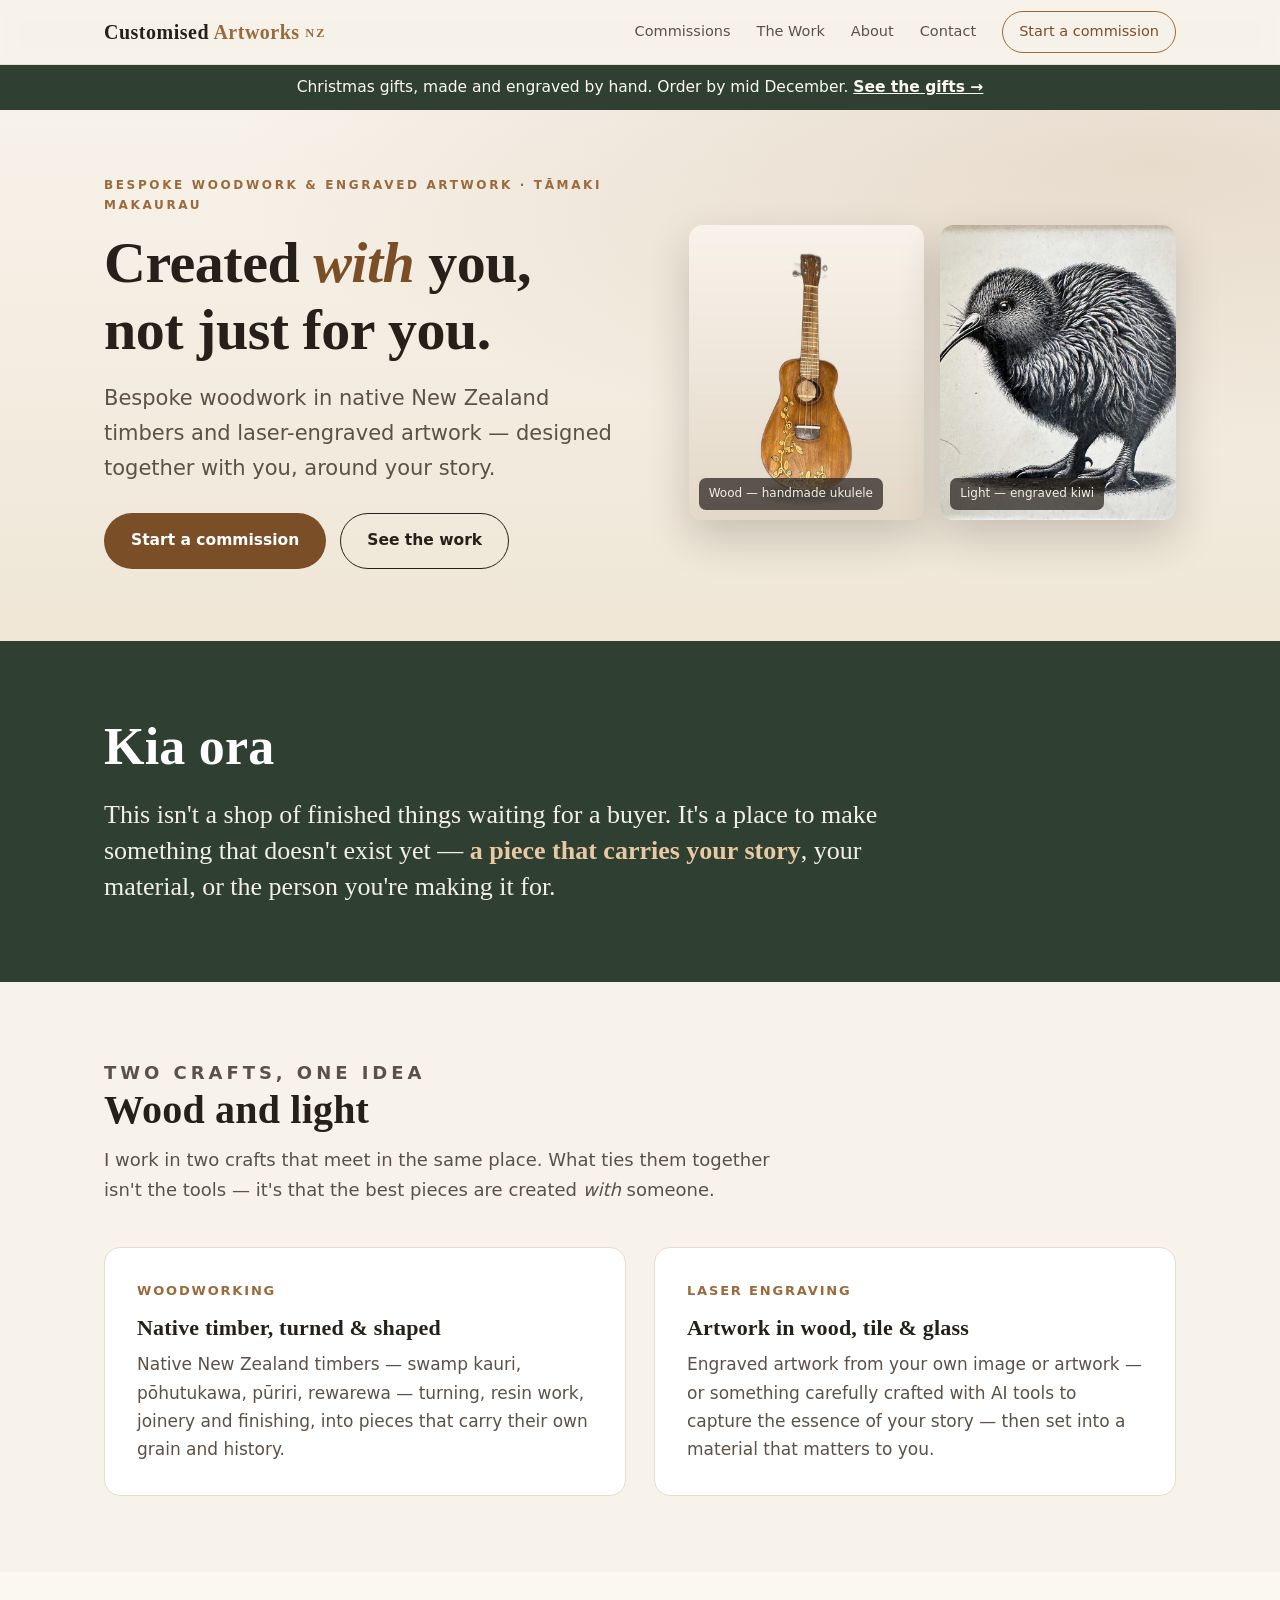
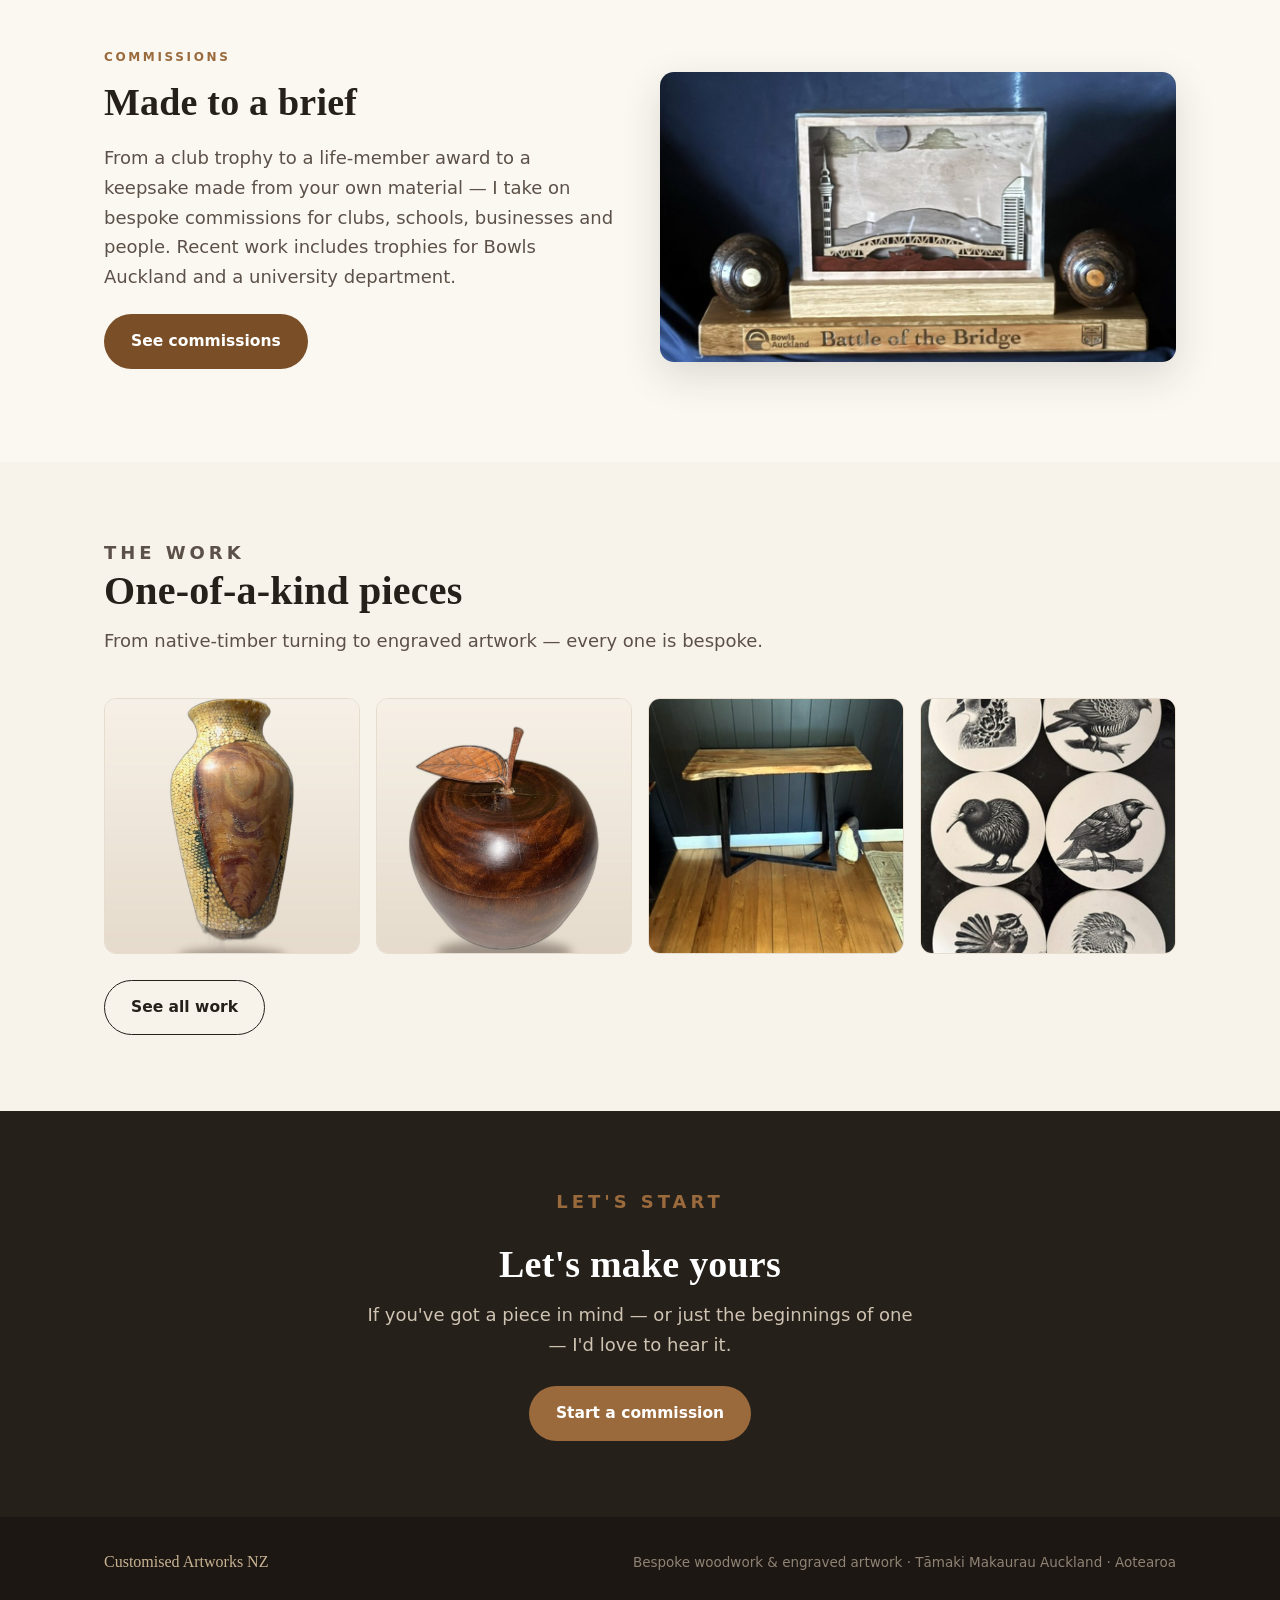
<file: index.html>
<!DOCTYPE html>
<html lang="en"><head><meta charset="UTF-8"><meta name="viewport" content="width=device-width, initial-scale=1.0">
<title>Customised Artworks NZ &mdash; bespoke woodwork &amp; engraved artwork</title><meta name="description" content="Bespoke woodwork in native New Zealand timbers and laser-engraved artwork, designed with you. Tāmaki Makaurau Auckland.">
<link rel="stylesheet" href="assets/style.css"><link rel="apple-touch-icon" sizes="180x180" href="apple-touch-icon.png"><link rel="icon" type="image/png" sizes="32x32" href="favicon-32.png"><link rel="icon" type="image/png" sizes="16x16" href="favicon-16.png"><link rel="manifest" href="site.webmanifest"></head><body>
<header><div class="wrap nav">
  <a href="index.html" class="brand">Customised <span>Artworks</span> <small>NZ</small></a>
  <button class="burger" aria-label="Menu" onclick="document.getElementById('nav').classList.toggle('open')">&#9776;</button>
  <nav class="navlinks" id="nav">
    <a href="commissions.html">Commissions</a>
    <a href="work.html">The Work</a>
    <a href="about.html">About</a>
    <a href="contact.html">Contact</a>
    <a href="contact.html" class="navcta">Start a commission</a>
  </nav>
</div></header>
<main>
<!-- CHRISTMAS 2026 BANNER: remove in January, everything between the two markers -->
<div style="background:var(--bush);color:#fbf8f2;text-align:center;padding:11px 20px;font-size:15.5px;line-height:1.5;">Christmas gifts, made and engraved by hand. Order by mid December. <a href="work.html#gifts" style="color:#fbf8f2;font-weight:600;text-decoration:underline;">See the gifts &rarr;</a></div>
<!-- /CHRISTMAS 2026 BANNER -->
<section class="hero"><div class="wrap"><div class="hero-grid">
  <div>
    <p class="eyebrow">Bespoke woodwork &amp; engraved artwork &middot; Tāmaki Makaurau</p>
    <h1>Created <em>with</em> you,<br>not just for you.</h1>
    <p class="lede">Bespoke woodwork in native New Zealand timbers and laser-engraved artwork &mdash; designed together with you, around your story.</p>
    <div class="btns"><a href="commissions.html" class="btn btn-primary">Start a commission</a><a href="work.html" class="btn btn-ghost">See the work</a></div>
  </div>
  <div class="hero-duo">
    <figure class="hcard"><img src="assets/images/uke.jpg" alt="Handmade ukulele in native and exotic timbers"><figcaption>Wood &mdash; handmade ukulele</figcaption></figure>
    <figure class="hcard"><img src="assets/images/kiwi.jpg" alt="Engraved kiwi artwork"><figcaption>Light &mdash; engraved kiwi</figcaption></figure>
  </div>
</div></div></section>

<section class="band"><div class="wrap">
  <h2 class="band-title">Kia ora</h2>
  <p class="lede">This isn't a shop of finished things waiting for a buyer. It's a place to make something that doesn't exist yet &mdash; <strong>a piece that carries your story</strong>, your material, or the person you're making it for.</p>
</div></section>

<section><div class="wrap">
  <div class="section-head"><p class="eyebrow">Two crafts, one idea</p><h2>Wood and light</h2>
    <p>I work in two crafts that meet in the same place. What ties them together isn't the tools &mdash; it's that the best pieces are created <em>with</em> someone.</p></div>
  <div class="crafts">
    <div class="craft"><div class="k">Woodworking</div><h3>Native timber, turned &amp; shaped</h3><p>Native New Zealand timbers &mdash; swamp kauri, pōhutukawa, pūriri, rewarewa &mdash; turning, resin work, joinery and finishing, into pieces that carry their own grain and history.</p></div>
    <div class="craft"><div class="k">Laser engraving</div><h3>Artwork in wood, tile &amp; glass</h3><p>Engraved artwork from your own image or artwork &mdash; or something carefully crafted with AI tools to capture the essence of your story &mdash; then set into a material that matters to you.</p></div>
  </div>
</div></section>

<section class="alt"><div class="wrap"><div class="feature">
  <div><p class="eyebrow">Commissions</p><h2 style="font-size:clamp(26px,4vw,38px);margin:0 0 14px;">Made to a brief</h2>
    <p style="color:var(--ink-soft);font-size:18px;">From a club trophy to a life-member award to a keepsake made from your own material &mdash; I take on bespoke commissions for clubs, schools, businesses and people. Recent work includes trophies for Bowls Auckland and a university department.</p>
    <p style="margin-top:22px;"><a href="commissions.html" class="btn btn-primary">See commissions</a></p></div>
  <div><img src="assets/images/trophy-bowls.jpg" alt="Battle of the Bridge trophy for Bowls Auckland"></div>
</div></div></section>

<section><div class="wrap">
  <div class="section-head"><p class="eyebrow">The Work</p><h2>One-of-a-kind pieces</h2>
    <p>From native-timber turning to engraved artwork &mdash; every one is bespoke.</p></div>
  <div class="teaser-thumbs">
    <img src="assets/images/skewer-vase.jpg" alt="Bamboo-skewer vase"><img src="assets/images/apple.jpg" alt="Turned apple"><img src="assets/images/kauri-console.jpg" alt="Kauri console"><img src="assets/images/bird-collection.jpg" alt="Native bird collection">
  </div>
  <a href="work.html" class="btn btn-ghost">See all work</a>
</div></section>

<section class="cta-band"><div class="wrap">
  <p class="eyebrow" style="color:var(--timber)">Let's start</p>
  <h2>Let's make yours</h2>
  <p>If you've got a piece in mind &mdash; or just the beginnings of one &mdash; I'd love to hear it.</p>
  <a href="contact.html" class="btn btn-primary">Start a commission</a>
</div></section>
</main>
<footer><div class="wrap"><span class="fbrand">Customised Artworks NZ</span>
<span>Bespoke woodwork &amp; engraved artwork &middot; Tāmaki Makaurau Auckland &middot; Aotearoa</span></div></footer>
<script>document.querySelectorAll('.navlinks a').forEach(a=>a.addEventListener('click',()=>document.getElementById('nav').classList.remove('open')));</script>
</body></html>
</file>
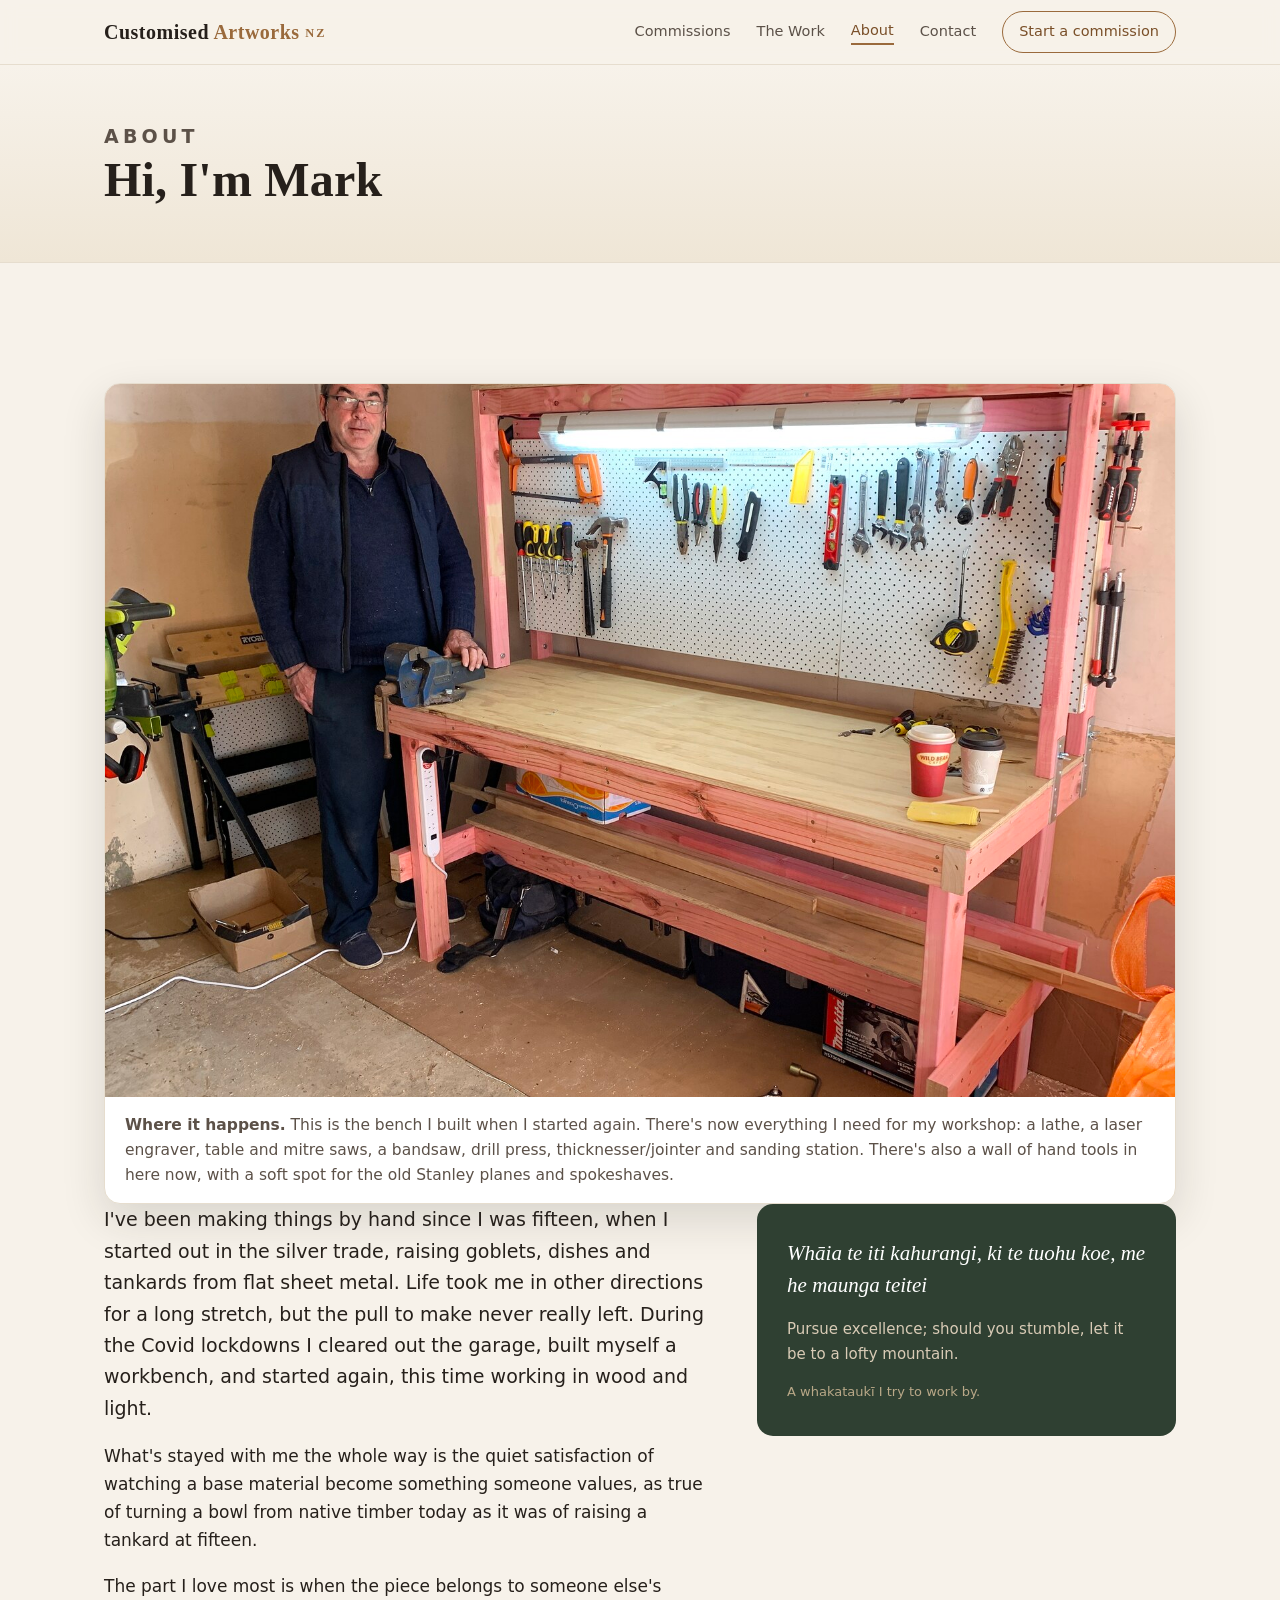
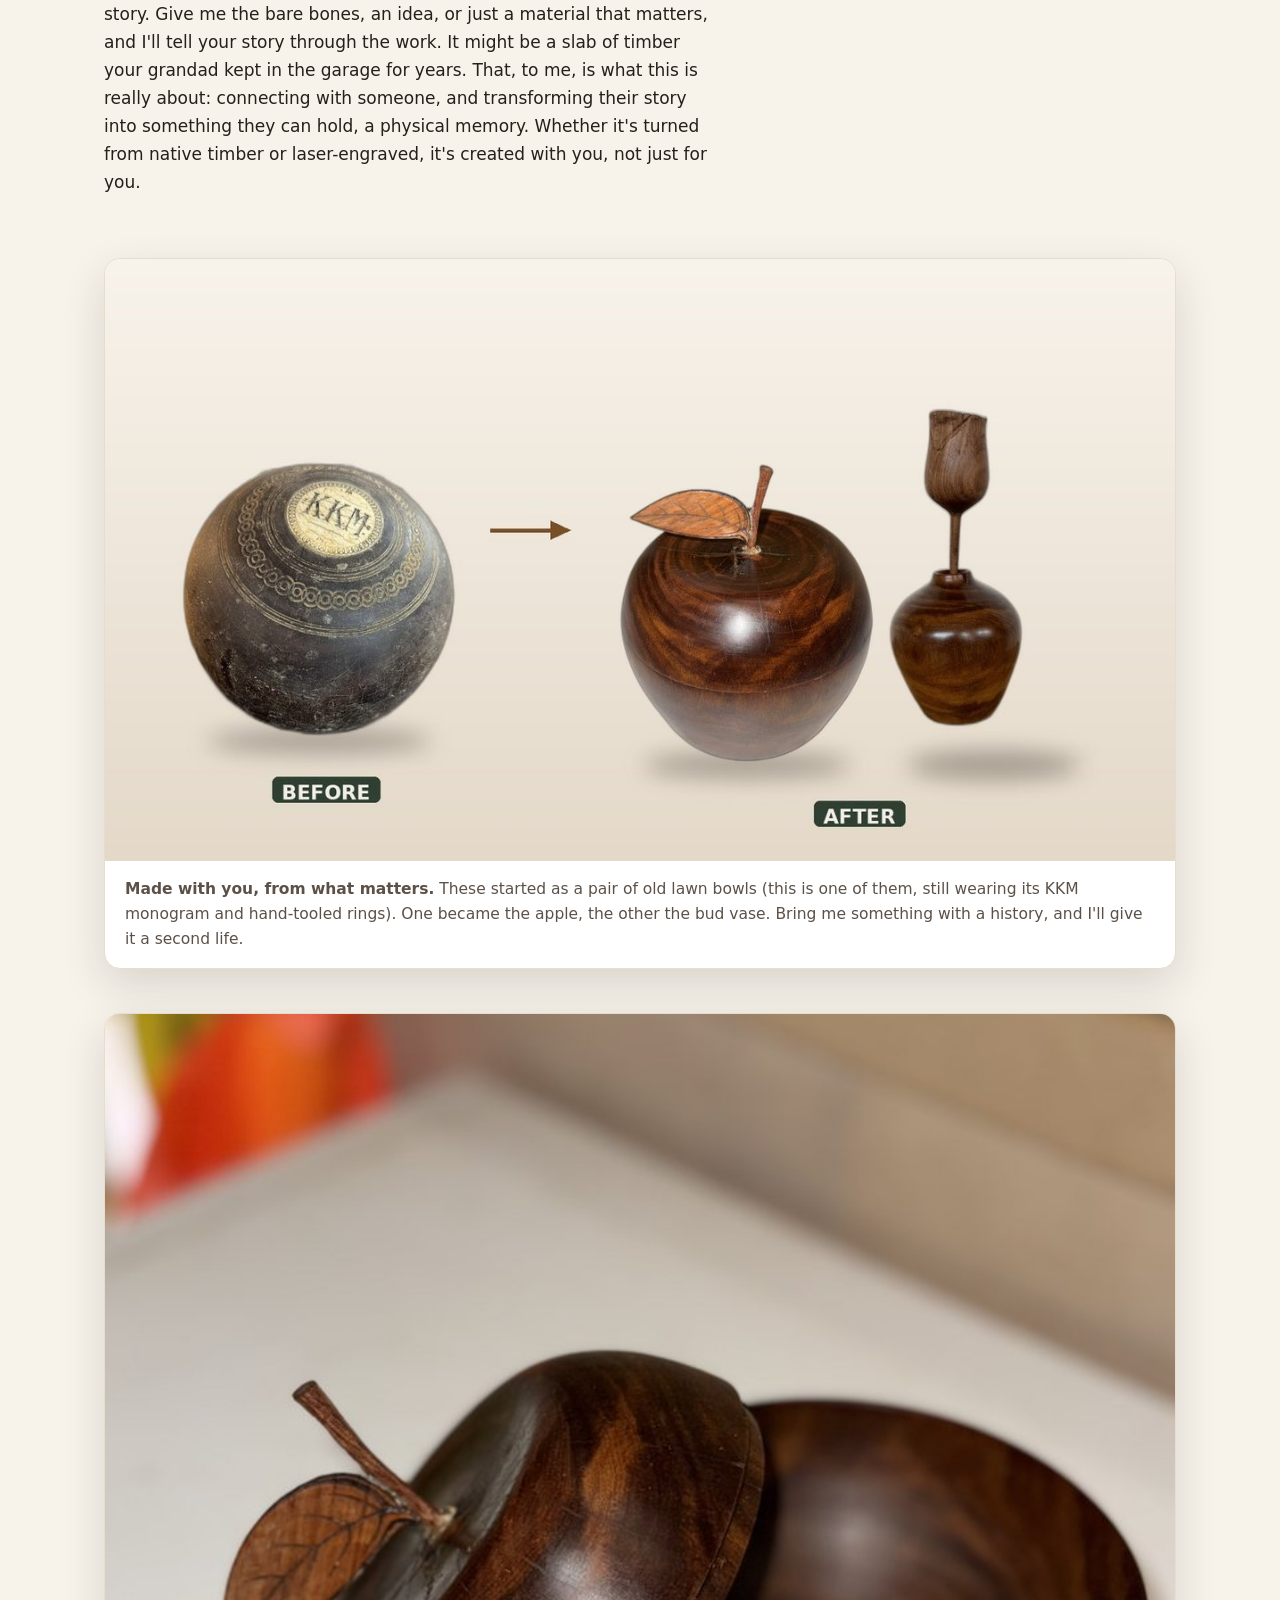
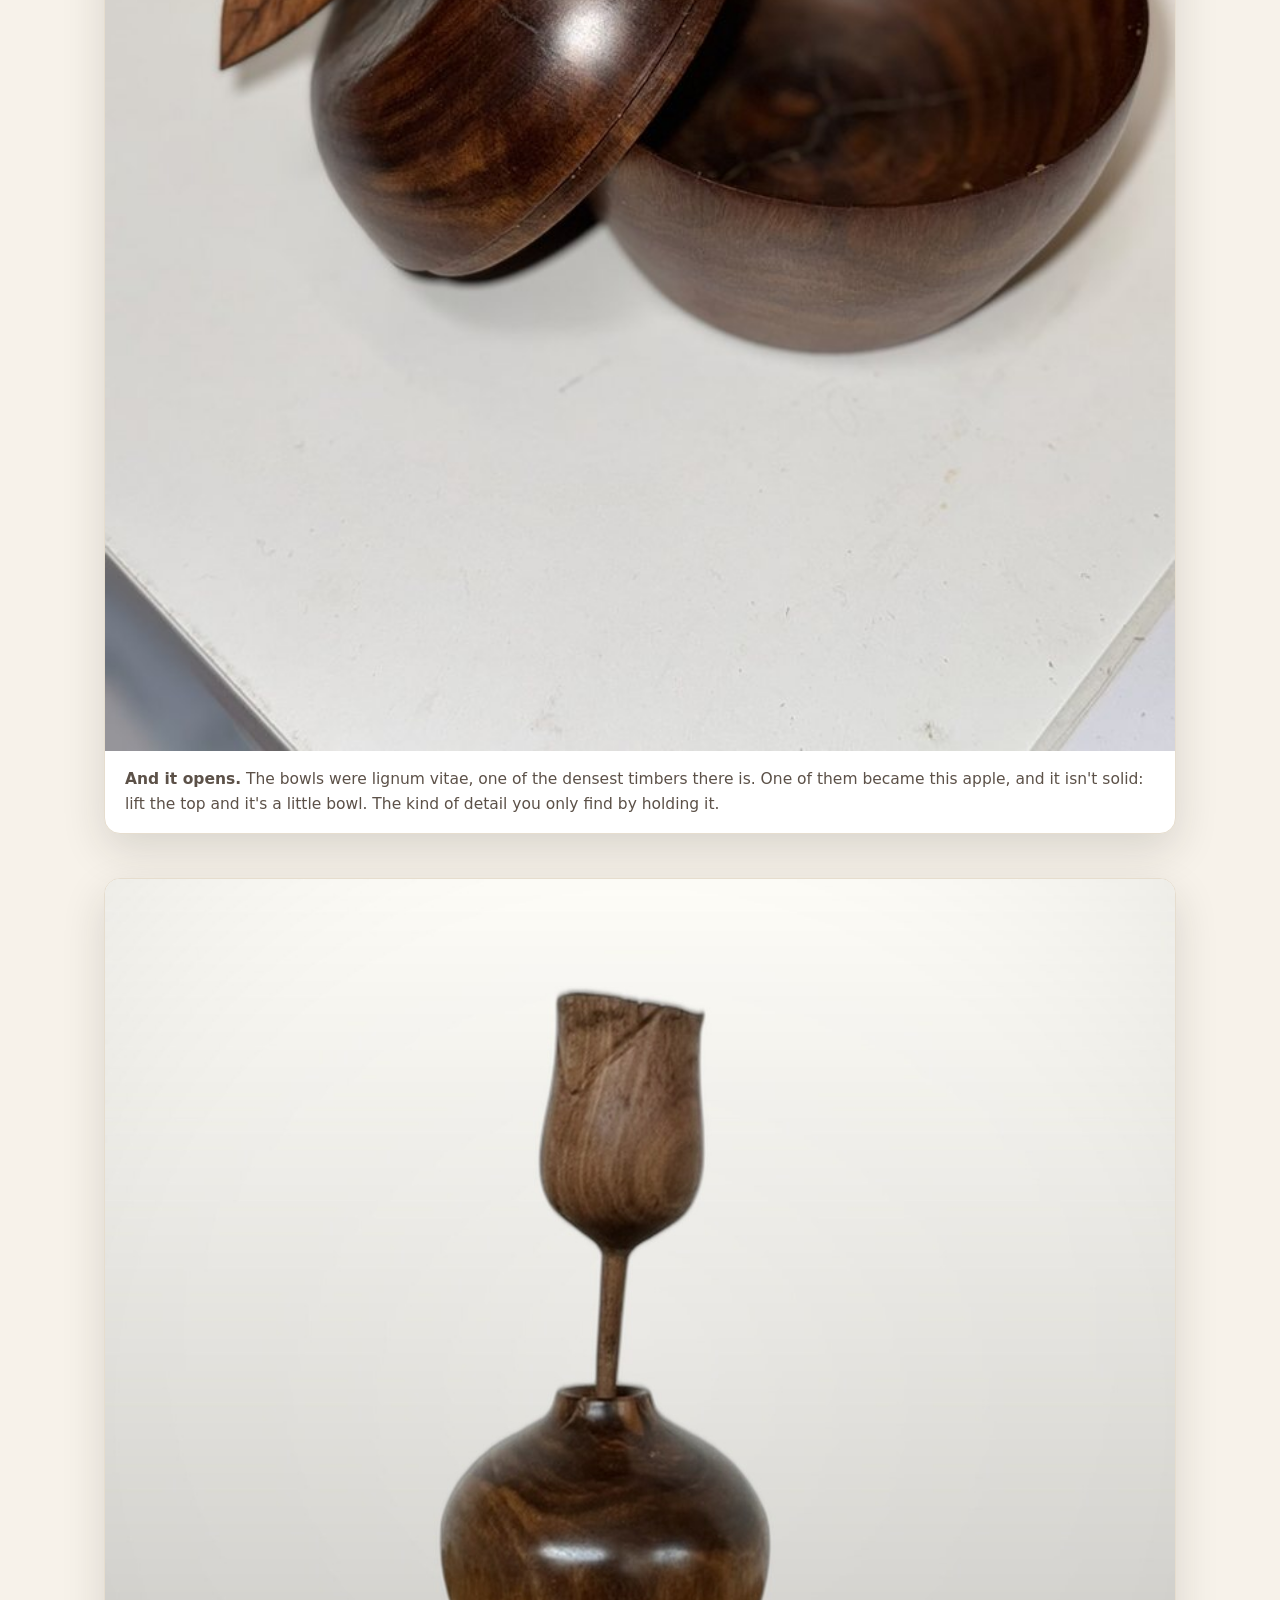
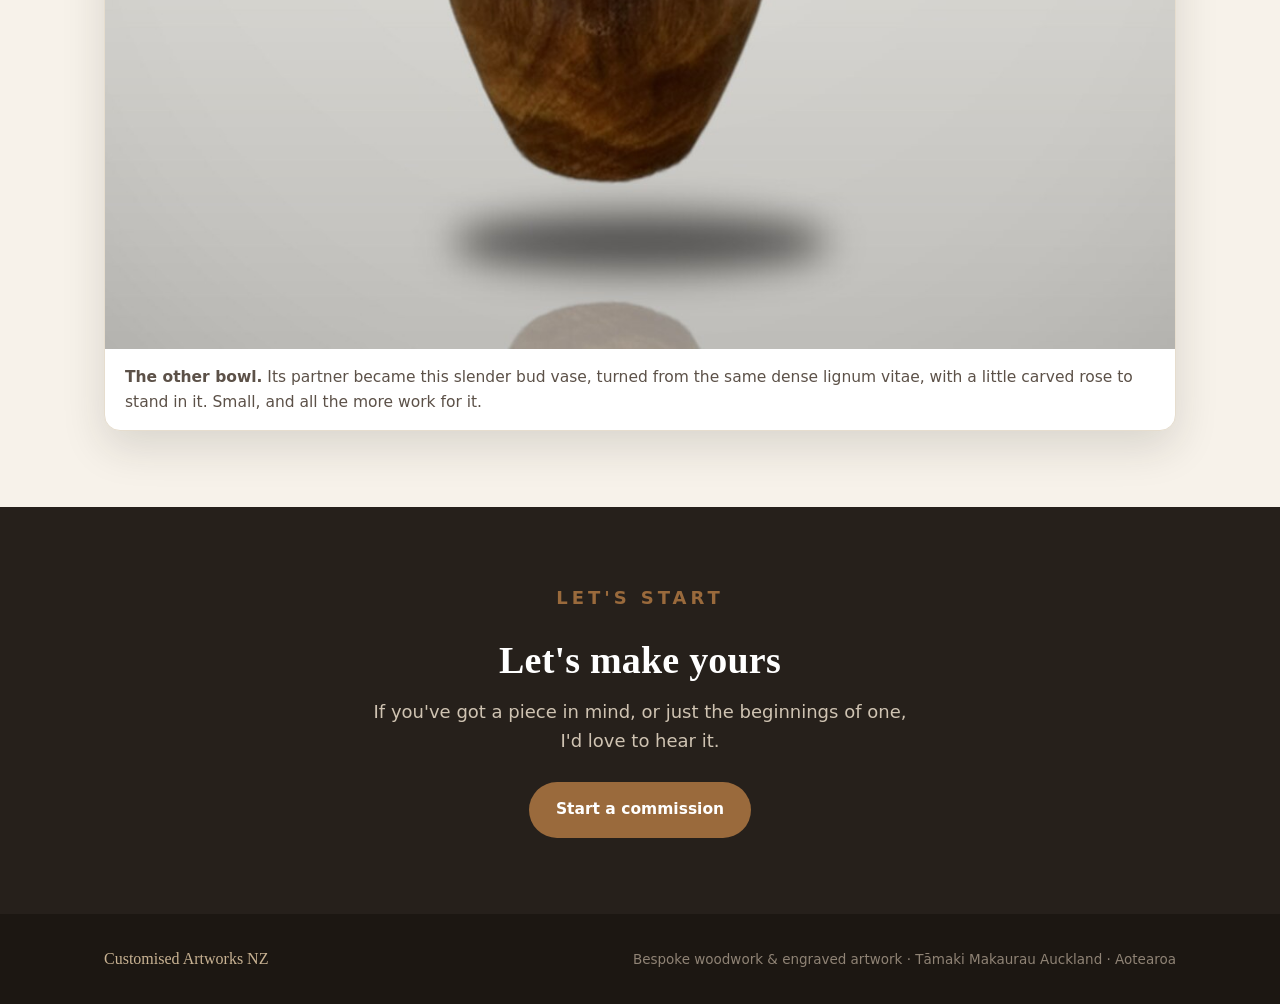
<file: about.html>
<!DOCTYPE html>
<html lang="en"><head><meta charset="UTF-8"><meta name="viewport" content="width=device-width, initial-scale=1.0">
<title>About &middot; Customised Artworks NZ</title><meta name="description" content="Mark Jones, a maker in Tāmaki Makaurau Auckland working in native NZ timbers and laser-engraved artwork.">
<link rel="stylesheet" href="assets/style.css"><link rel="apple-touch-icon" sizes="180x180" href="apple-touch-icon.png"><link rel="icon" type="image/png" sizes="32x32" href="favicon-32.png"><link rel="icon" type="image/png" sizes="16x16" href="favicon-16.png"><link rel="manifest" href="site.webmanifest"></head><body>
<header><div class="wrap nav">
  <a href="index.html" class="brand">Customised <span>Artworks</span> <small>NZ</small></a>
  <button class="burger" aria-label="Menu" onclick="document.getElementById('nav').classList.toggle('open')">&#9776;</button>
  <nav class="navlinks" id="nav">
    <a href="commissions.html">Commissions</a>
    <a href="work.html">The Work</a>
    <a href="about.html" class="active">About</a>
    <a href="contact.html">Contact</a>
    <a href="contact.html" class="navcta">Start a commission</a>
  </nav>
</div></header>
<main>
<section class="page-hero"><div class="wrap">
  <p class="eyebrow">About</p><h1>Hi, I'm Mark</h1></div></section>
<section><div class="wrap">
  <figure class="story"><img src="assets/images/maker-workshop.jpg" alt="Mark in his garage workshop, standing at the workbench he built, tools on a pegboard behind him">
    <figcaption><strong>Where it happens.</strong> This is the bench I built when I started again. There's now everything I need for my workshop: a lathe, a laser engraver, table and mitre saws, a bandsaw, drill press, thicknesser/jointer and sanding station. There's also a wall of hand tools in here now, with a soft spot for the old Stanley planes and spokeshaves.</figcaption></figure>
  <div class="about-grid">
    <div class="about-copy">
      <p>I've been making things by hand since I was fifteen, when I started out in the silver trade, raising goblets, dishes and tankards from flat sheet metal. Life took me in other directions for a long stretch, but the pull to make never really left. During the Covid lockdowns I cleared out the garage, built myself a workbench, and started again, this time working in wood and light.</p>
      <p>What's stayed with me the whole way is the quiet satisfaction of watching a base material become something someone values, as true of turning a bowl from native timber today as it was of raising a tankard at fifteen.</p>
      <p>The part I love most is when the piece belongs to someone else's story. Give me the bare bones, an idea, or just a material that matters, and I'll tell your story through the work. It might be a slab of timber your grandad kept in the garage for years. That, to me, is what this is really about: connecting with someone, and transforming their story into something they can hold, a physical memory. Whether it's turned from native timber or laser-engraved, it's created with you, not just for you.</p>
    </div>
    <div class="whakatauki">
      <p class="txt">Whāia te iti kahurangi, ki te tuohu koe, me he maunga teitei</p>
      <p class="tr">Pursue excellence; should you stumble, let it be to a lofty mountain.</p>
      <p class="by">A whakataukī I try to work by.</p>
    </div>
  </div>
  <figure class="story"><img src="assets/images/before-after.jpg" alt="One of two old lawn bowls, turned into an apple and a bud vase">
    <figcaption><strong>Made with you, from what matters.</strong> These started as a pair of old lawn bowls (this is one of them, still wearing its KKM monogram and hand-tooled rings). One became the apple, the other the bud vase. Bring me something with a history, and I'll give it a second life.</figcaption></figure>
  <figure class="story"><img src="assets/images/apple-open.jpg" alt="A turned lignum-vitae apple shown closed, then opened into a small bowl">
    <figcaption><strong>And it opens.</strong> The bowls were lignum vitae, one of the densest timbers there is. One of them became this apple, and it isn't solid: lift the top and it's a little bowl. The kind of detail you only find by holding it.</figcaption></figure>
  <figure class="story"><img src="assets/images/bud-vase.jpg" alt="A slender turned lignum-vitae bud vase with a small carved wooden rose standing in it">
    <figcaption><strong>The other bowl.</strong> Its partner became this slender bud vase, turned from the same dense lignum vitae, with a little carved rose to stand in it. Small, and all the more work for it.</figcaption></figure>
</div></section>
<section class="cta-band"><div class="wrap">
  <p class="eyebrow" style="color:var(--timber)">Let's start</p>
  <h2>Let's make yours</h2>
  <p>If you've got a piece in mind, or just the beginnings of one, I'd love to hear it.</p>
  <a href="contact.html" class="btn btn-primary">Start a commission</a>
</div></section>
</main>
<footer><div class="wrap"><span class="fbrand">Customised Artworks NZ</span>
<span>Bespoke woodwork &amp; engraved artwork &middot; Tāmaki Makaurau Auckland &middot; Aotearoa</span></div></footer>
<script>document.querySelectorAll('.navlinks a').forEach(a=>a.addEventListener('click',()=>document.getElementById('nav').classList.remove('open')));</script>
</body></html>
</file>
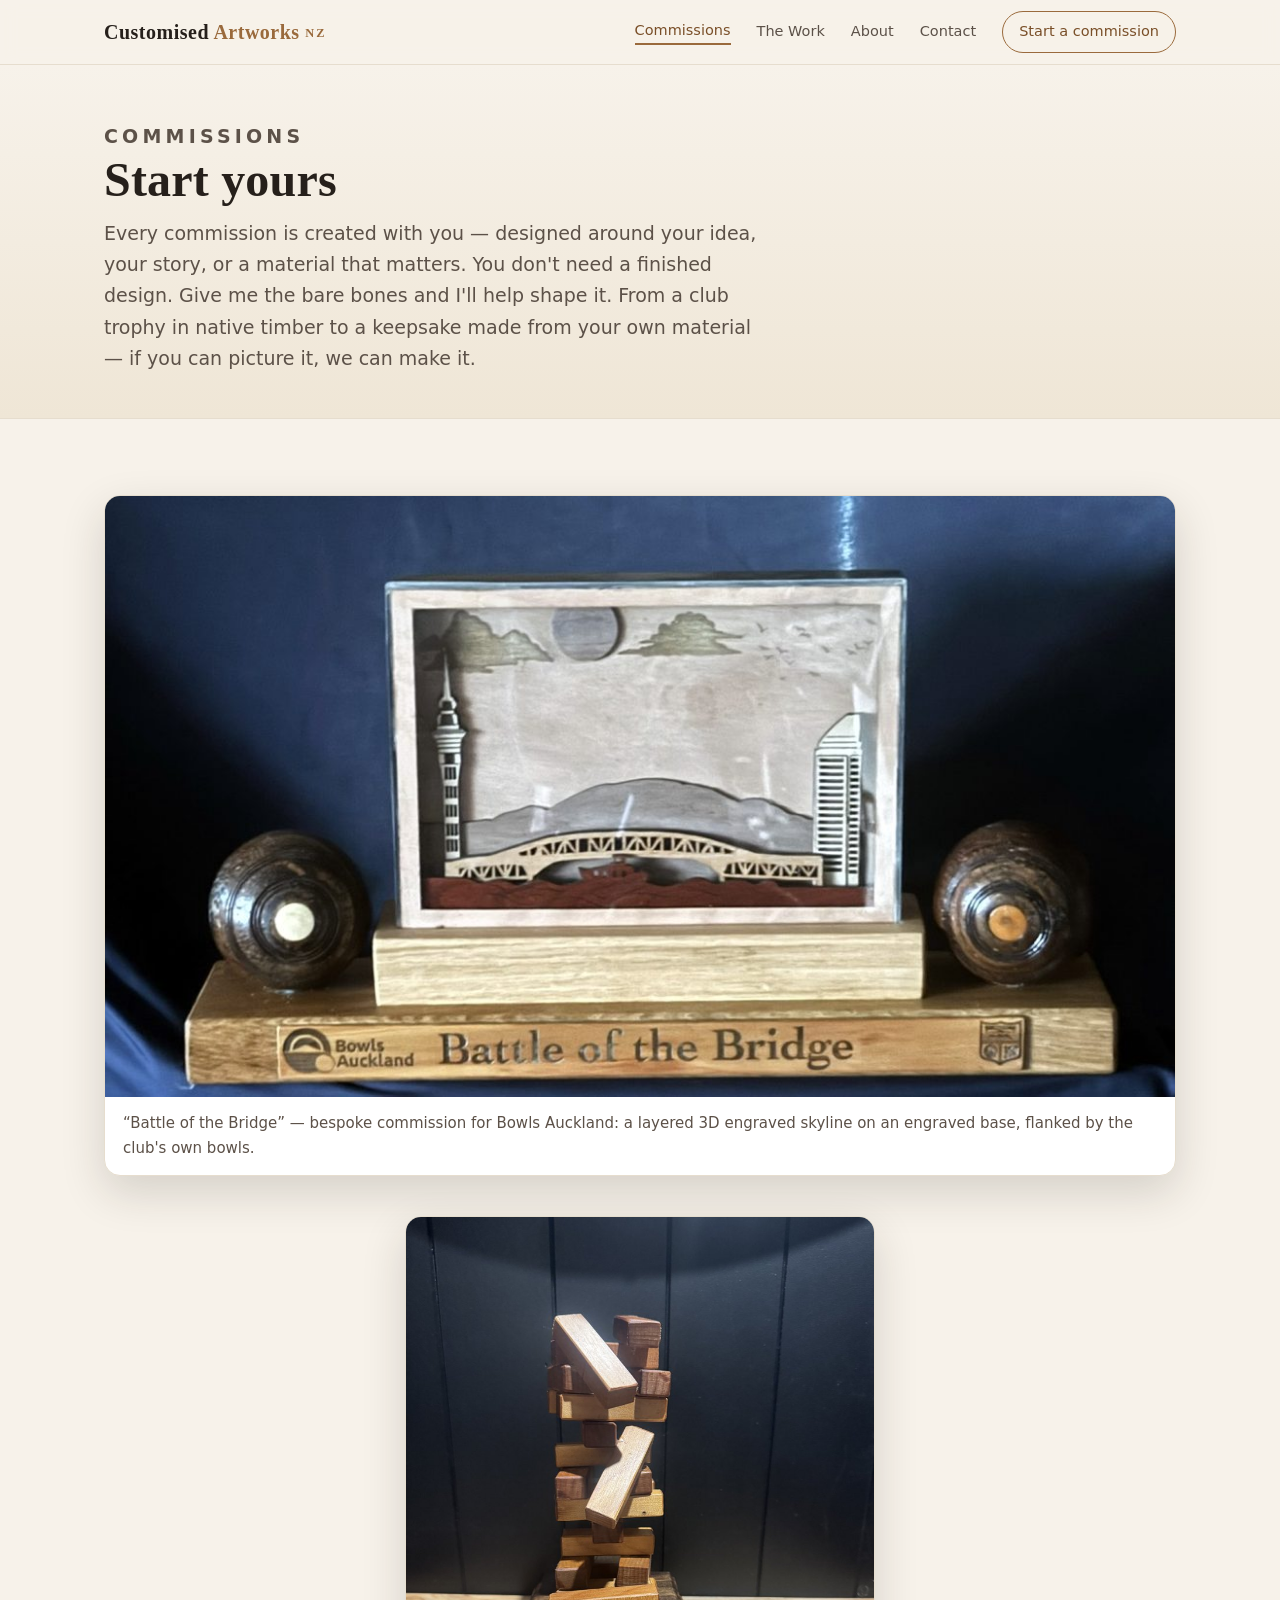
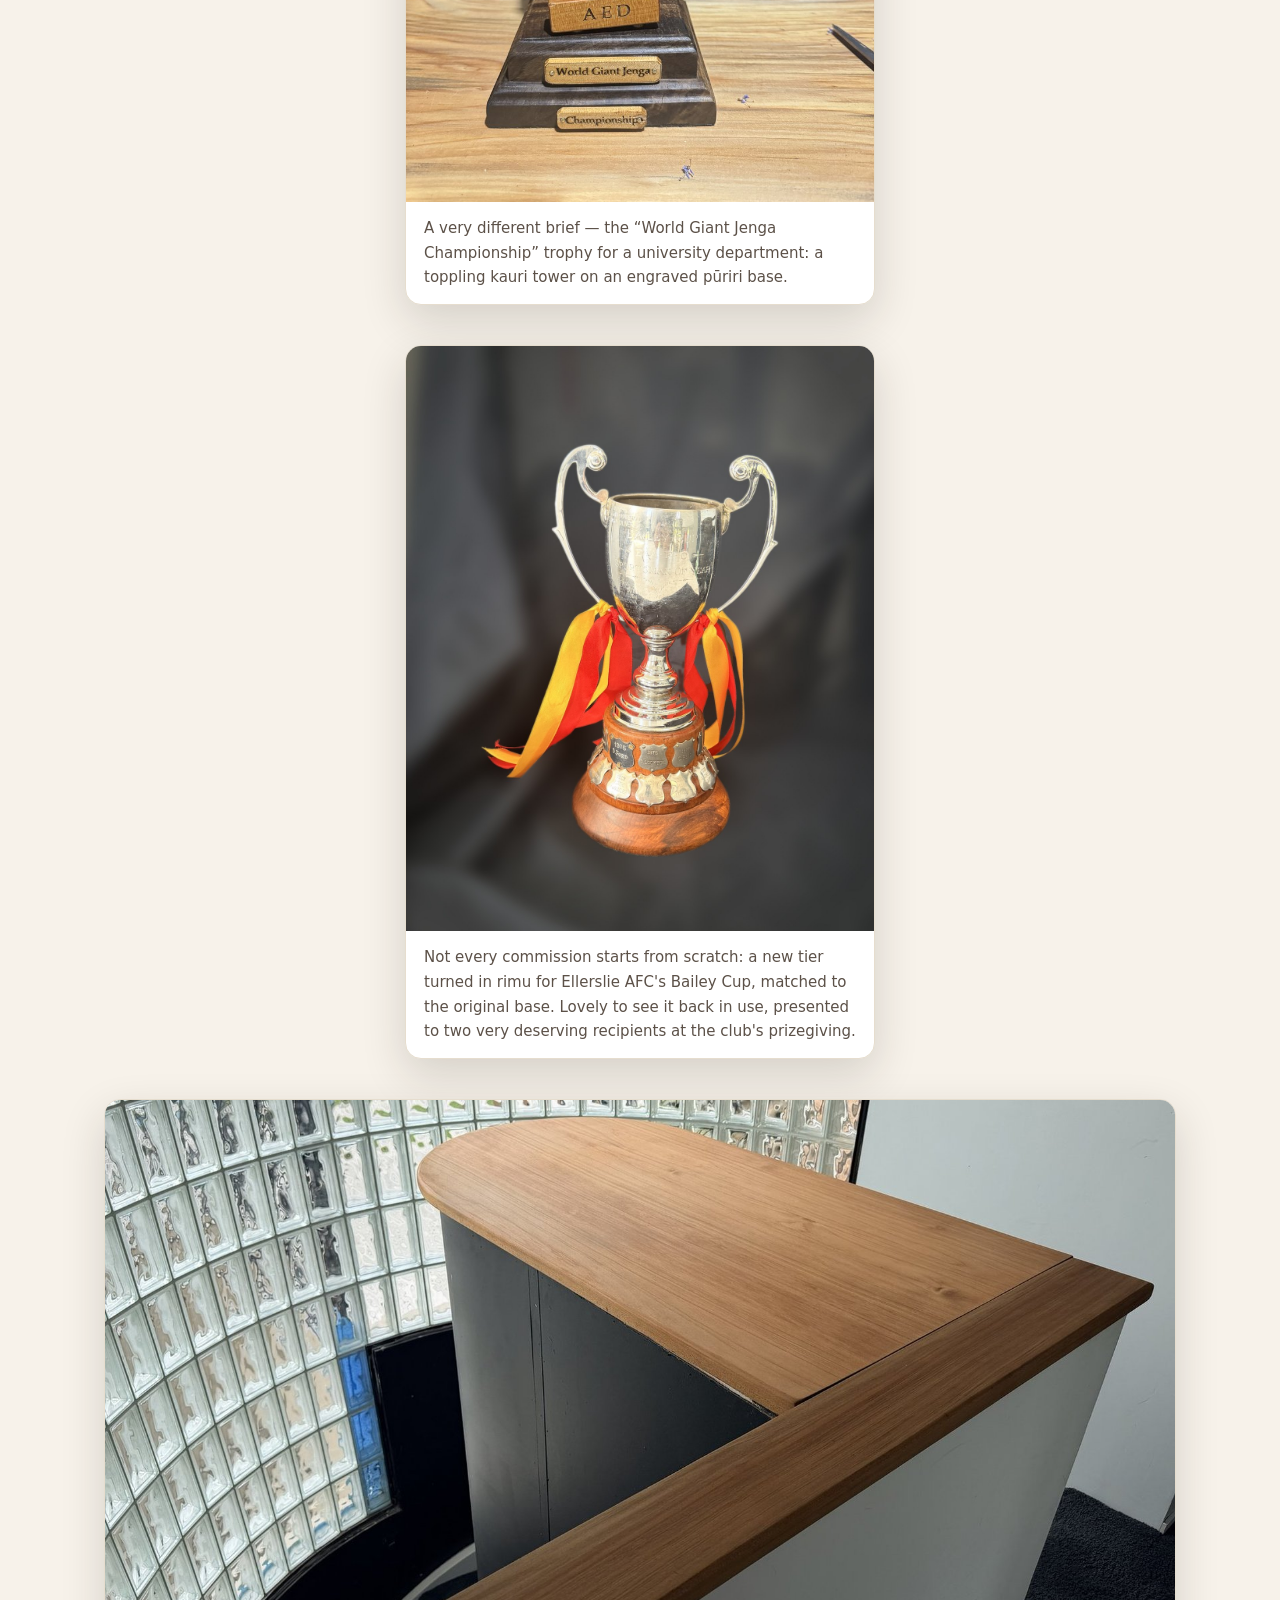
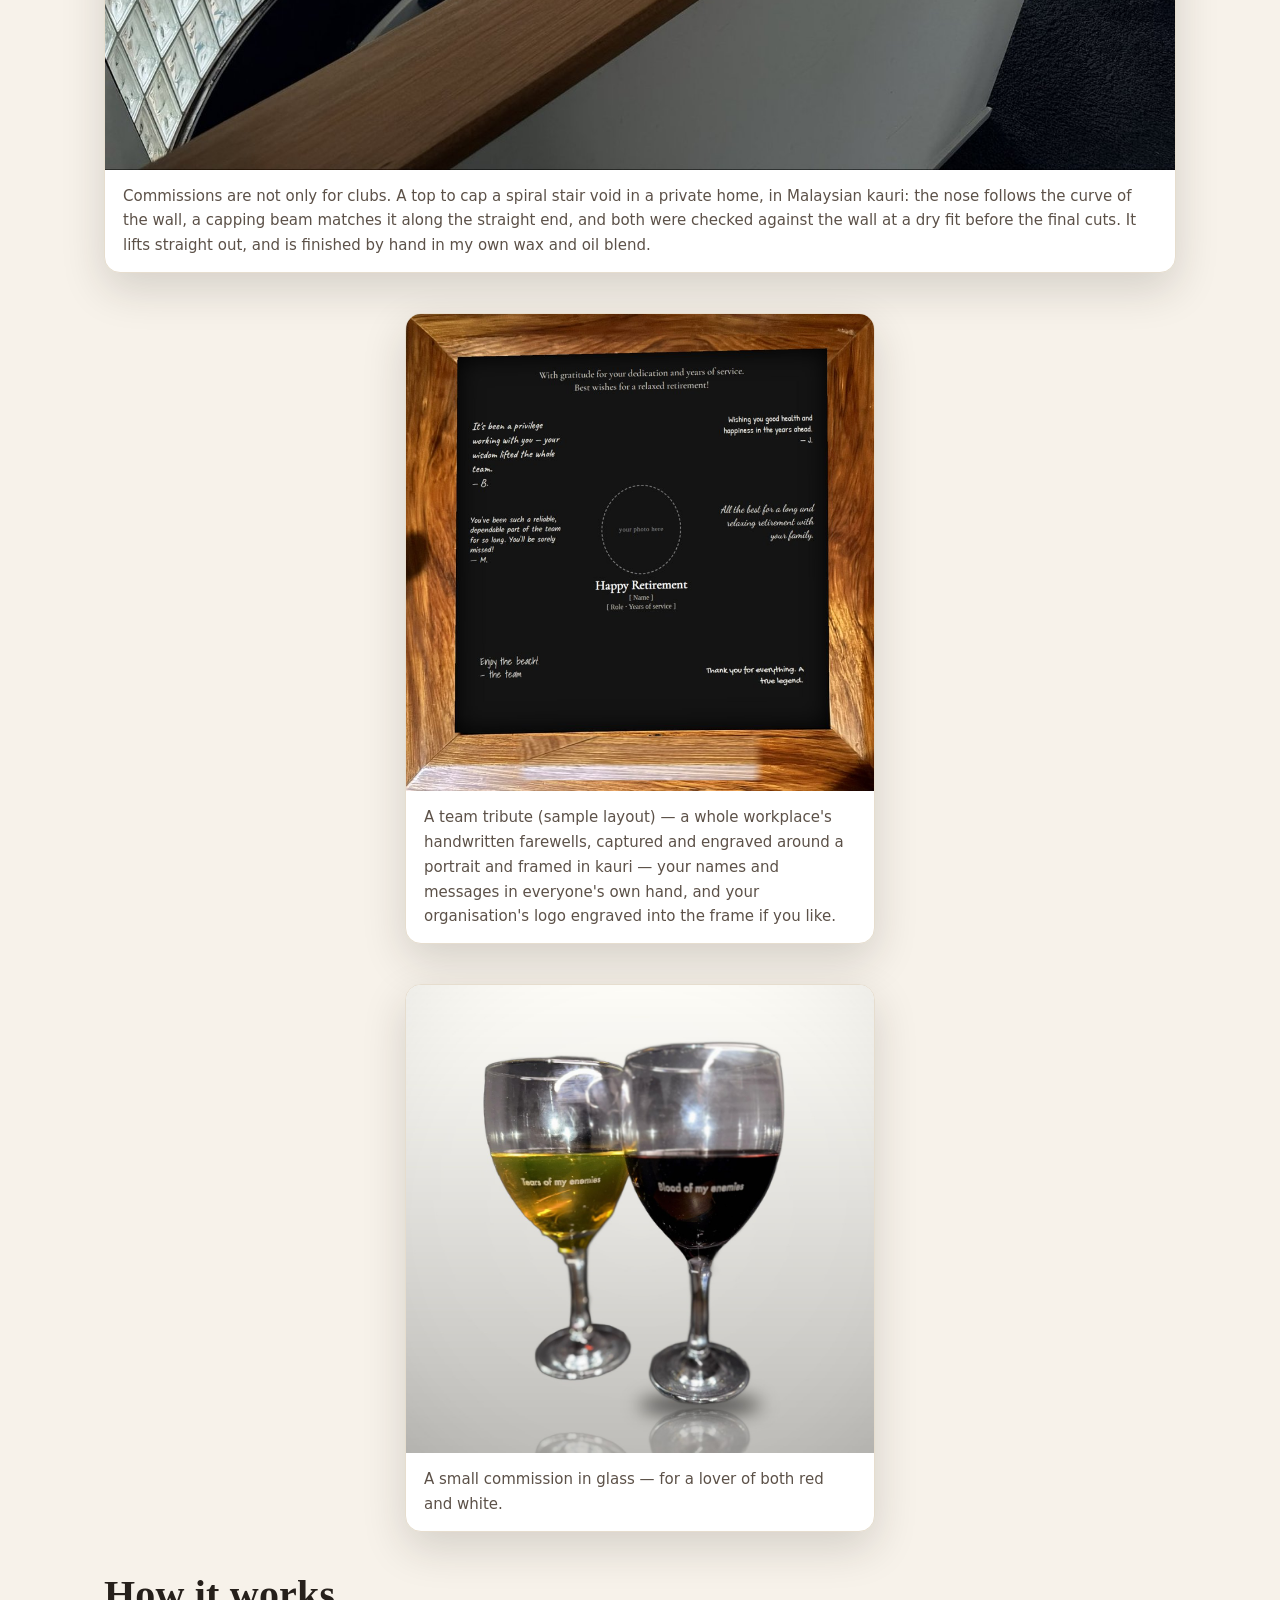
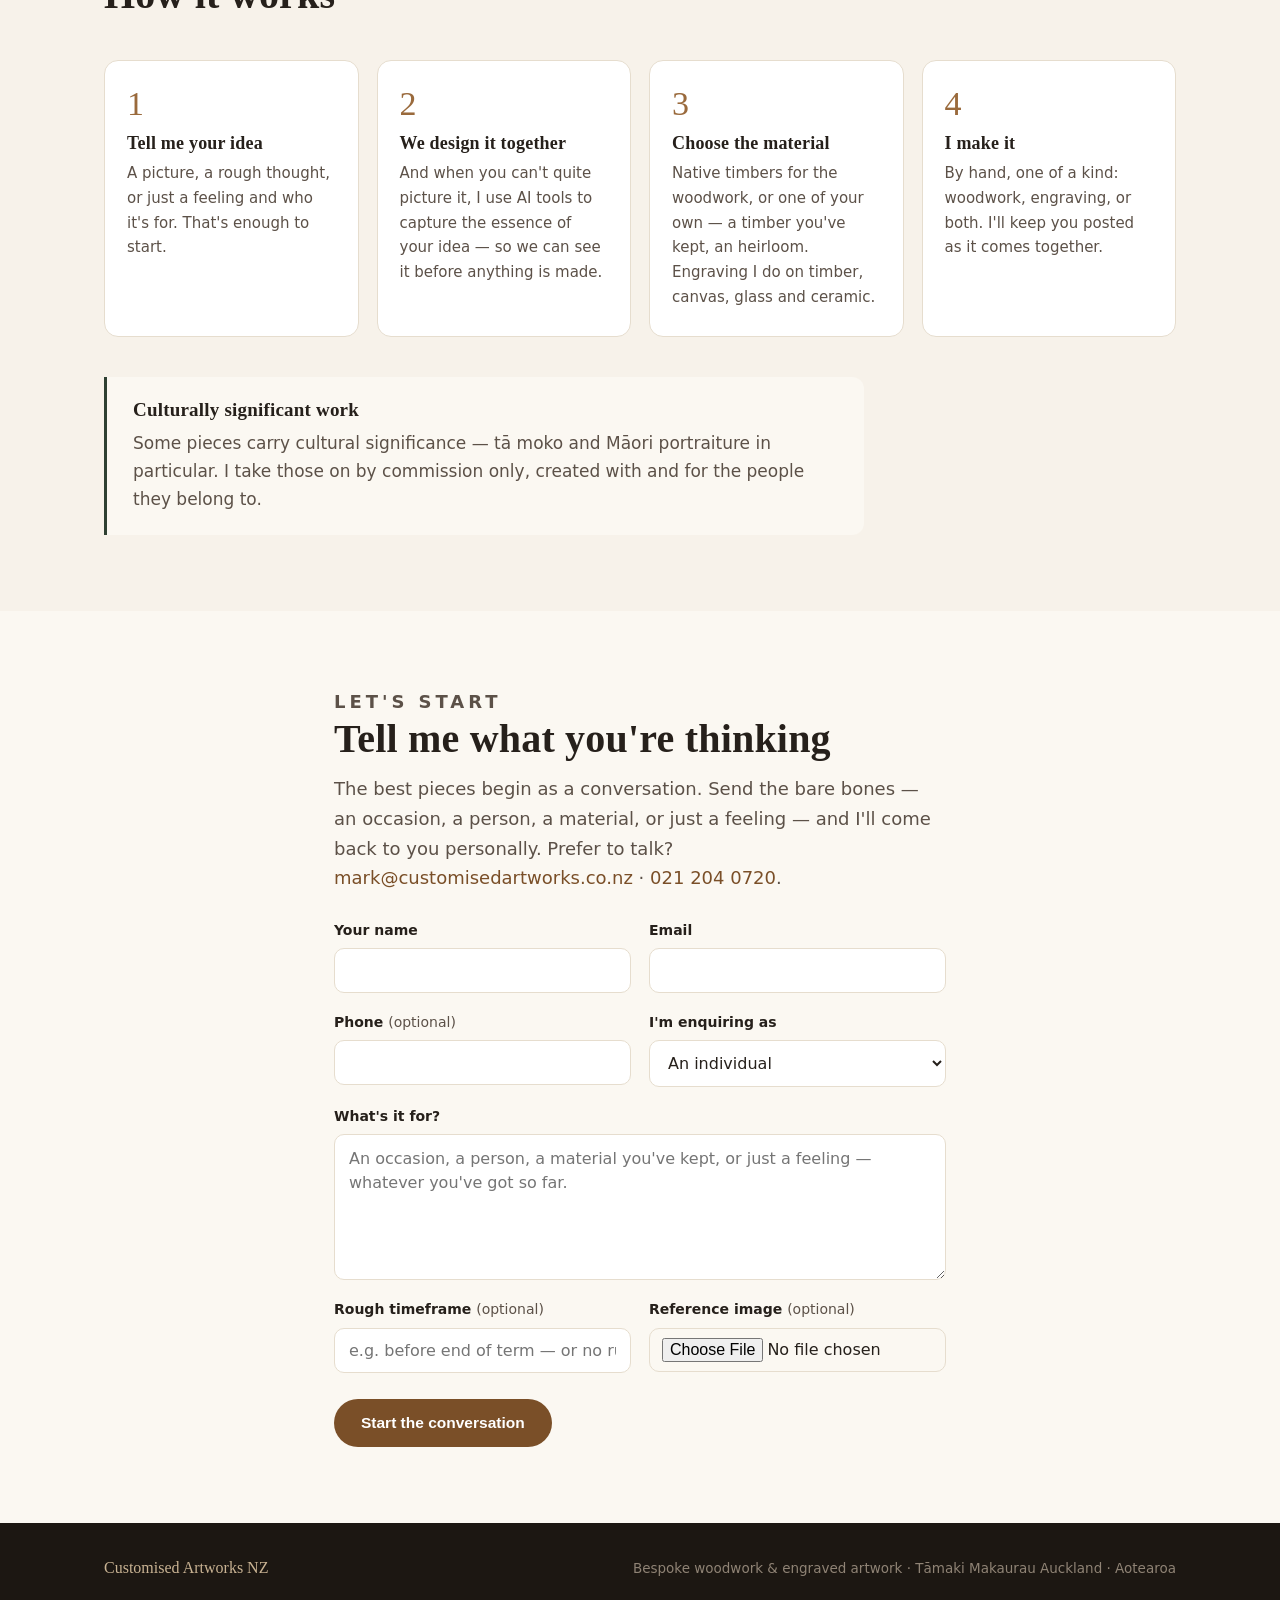
<file: commissions.html>
<!DOCTYPE html>
<html lang="en"><head><meta charset="UTF-8"><meta name="viewport" content="width=device-width, initial-scale=1.0">
<title>Commissions &mdash; Customised Artworks NZ</title><meta name="description" content="Bespoke commissions: trophies, awards, commemoratives and keepsakes in native NZ timber. Recent work for Bowls Auckland and a university department.">
<link rel="stylesheet" href="assets/style.css"><link rel="apple-touch-icon" sizes="180x180" href="apple-touch-icon.png"><link rel="icon" type="image/png" sizes="32x32" href="favicon-32.png"><link rel="icon" type="image/png" sizes="16x16" href="favicon-16.png"><link rel="manifest" href="site.webmanifest"></head><body>
<header><div class="wrap nav">
  <a href="index.html" class="brand">Customised <span>Artworks</span> <small>NZ</small></a>
  <button class="burger" aria-label="Menu" onclick="document.getElementById('nav').classList.toggle('open')">&#9776;</button>
  <nav class="navlinks" id="nav">
    <a href="commissions.html" class="active">Commissions</a>
    <a href="work.html">The Work</a>
    <a href="about.html">About</a>
    <a href="contact.html">Contact</a>
    <a href="contact.html" class="navcta">Start a commission</a>
  </nav>
</div></header>
<main>
<section class="page-hero"><div class="wrap">
  <p class="eyebrow">Commissions</p><h1>Start yours</h1>
  <p>Every commission is created with you &mdash; designed around your idea, your story, or a material that matters. You don't need a finished design. Give me the bare bones and I'll help shape it. From a club trophy in native timber to a keepsake made from your own material &mdash; if you can picture it, we can make it.</p>
</div></section>
<section><div class="wrap">
  <figure class="trophy"><img src="assets/images/trophy-bowls.jpg" alt="Battle of the Bridge trophy for Bowls Auckland"><figcaption>&ldquo;Battle of the Bridge&rdquo; &mdash; bespoke commission for Bowls Auckland: a layered 3D engraved skyline on an engraved base, flanked by the club's own bowls.</figcaption></figure>
  <figure class="trophy narrow"><img src="assets/images/trophy-jenga.jpg" alt="World Giant Jenga Championship trophy"><figcaption>A very different brief &mdash; the &ldquo;World Giant Jenga Championship&rdquo; trophy for a university department: a toppling kauri tower on an engraved pūriri base.</figcaption></figure>
  <figure class="trophy narrow"><img src="assets/images/trophy-bailey-cup.jpg" alt="The Bailey Cup, a silver two-handled cup with red and yellow ribbons, on a turned base ringed with engraved winners' shields, the new bottom tier in rimu"><figcaption>Not every commission starts from scratch: a new tier turned in rimu for Ellerslie AFC's Bailey Cup, matched to the original base. Lovely to see it back in use, presented to two very deserving recipients at the club's prizegiving.</figcaption></figure>
  <figure class="trophy"><img src="assets/images/stair-void-top-kauri-beam.jpg" alt="A Malaysian kauri top with a half-round nose capping a spiral stair void inside a curved glass-block wall, with a kauri capping beam along the wall in the foreground"><figcaption>Commissions are not only for clubs. A top to cap a spiral stair void in a private home, in Malaysian kauri: the nose follows the curve of the wall, a capping beam matches it along the straight end, and both were checked against the wall at a dry fit before the final cuts. It lifts straight out, and is finished by hand in my own wax and oil blend.</figcaption></figure>
  <figure class="trophy narrow"><img src="assets/images/retirement-mock.jpg" alt="Sample team retirement tribute in a kauri frame"><figcaption>A team tribute (sample layout) &mdash; a whole workplace's handwritten farewells, captured and engraved around a portrait and framed in kauri &mdash; your names and messages in everyone's own hand, and your organisation's logo engraved into the frame if you like.</figcaption></figure>
  <figure class="trophy narrow"><img src="assets/images/glasses-enemies.jpg" alt="Engraved wine glasses, a matched pair"><figcaption>A small commission in glass &mdash; for a lover of both red and white.</figcaption></figure> <div class="section-head" style="margin-top:20px;"><h2>How it works</h2></div>
  <div class="steps">
    <div class="step"><div class="n">1</div><h3>Tell me your idea</h3><p>A picture, a rough thought, or just a feeling and who it's for. That's enough to start.</p></div>
    <div class="step"><div class="n">2</div><h3>We design it together</h3><p>And when you can't quite picture it, I use AI tools to capture the essence of your idea &mdash; so we can see it before anything is made.</p></div>
    <div class="step"><div class="n">3</div><h3>Choose the material</h3><p>Native timbers for the woodwork, or one of your own &mdash; a timber you've kept, an heirloom. Engraving I do on timber, canvas, glass and ceramic.</p></div>
    <div class="step"><div class="n">4</div><h3>I make it</h3><p>By hand, one of a kind: woodwork, engraving, or both. I'll keep you posted as it comes together.</p></div>
  </div>
  <div class="cultural"><h3>Culturally significant work</h3><p>Some pieces carry cultural significance &mdash; tā moko and Māori portraiture in particular. I take those on by commission only, created with and for the people they belong to.</p></div>
</div></section>
<section class="alt" id="enquire"><div class="wrap" style="max-width:660px;">
  <div class="section-head" style="margin-bottom:26px;"><p class="eyebrow">Let's start</p><h2>Tell me what you're thinking</h2>
    <p>The best pieces begin as a conversation. Send the bare bones &mdash; an occasion, a person, a material, or just a feeling &mdash; and I'll come back to you personally. Prefer to talk? <a href="mailto:mark@customisedartworks.co.nz">mark@customisedartworks.co.nz</a> &middot; <a href="tel:+64212040720">021 204 0720</a>.</p></div>
  <form name="commission-enquiry" method="POST" data-netlify="true" data-netlify-honeypot="bot-field" enctype="multipart/form-data" action="/thanks.html" class="enquiry-form">
    <input type="hidden" name="form-name" value="commission-enquiry">
    <p class="hidden-field"><label>Leave this empty: <input name="bot-field"></label></p>
    <div class="field-row">
      <div class="field"><label for="name">Your name</label><input id="name" name="name" type="text" required></div>
      <div class="field"><label for="email">Email</label><input id="email" name="email" type="email" required></div>
    </div>
    <div class="field-row">
      <div class="field"><label for="phone">Phone <span class="opt">(optional)</span></label><input id="phone" name="phone" type="tel"></div>
      <div class="field"><label for="enquiring-as">I'm enquiring as</label>
        <select id="enquiring-as" name="enquiring-as">
          <option>An individual</option><option>A club</option><option>A school</option><option>A business</option>
        </select></div>
    </div>
    <div class="field"><label for="brief">What's it for?</label>
      <textarea id="brief" name="brief" rows="5" required placeholder="An occasion, a person, a material you've kept, or just a feeling &mdash; whatever you've got so far."></textarea></div>
    <div class="field-row">
      <div class="field"><label for="timeframe">Rough timeframe <span class="opt">(optional)</span></label><input id="timeframe" name="timeframe" type="text" placeholder="e.g. before end of term &mdash; or no rush"></div>
      <div class="field"><label for="reference">Reference image <span class="opt">(optional)</span></label><input id="reference" name="reference" type="file"></div>
    </div>
    <button type="submit" class="btn btn-primary">Start the conversation</button>
  </form>
</div></section>
</main>
<footer><div class="wrap"><span class="fbrand">Customised Artworks NZ</span>
<span>Bespoke woodwork &amp; engraved artwork &middot; Tāmaki Makaurau Auckland &middot; Aotearoa</span></div></footer>
<script>document.querySelectorAll('.navlinks a').forEach(a=>a.addEventListener('click',()=>document.getElementById('nav').classList.remove('open')));</script>
</body></html>
</file>
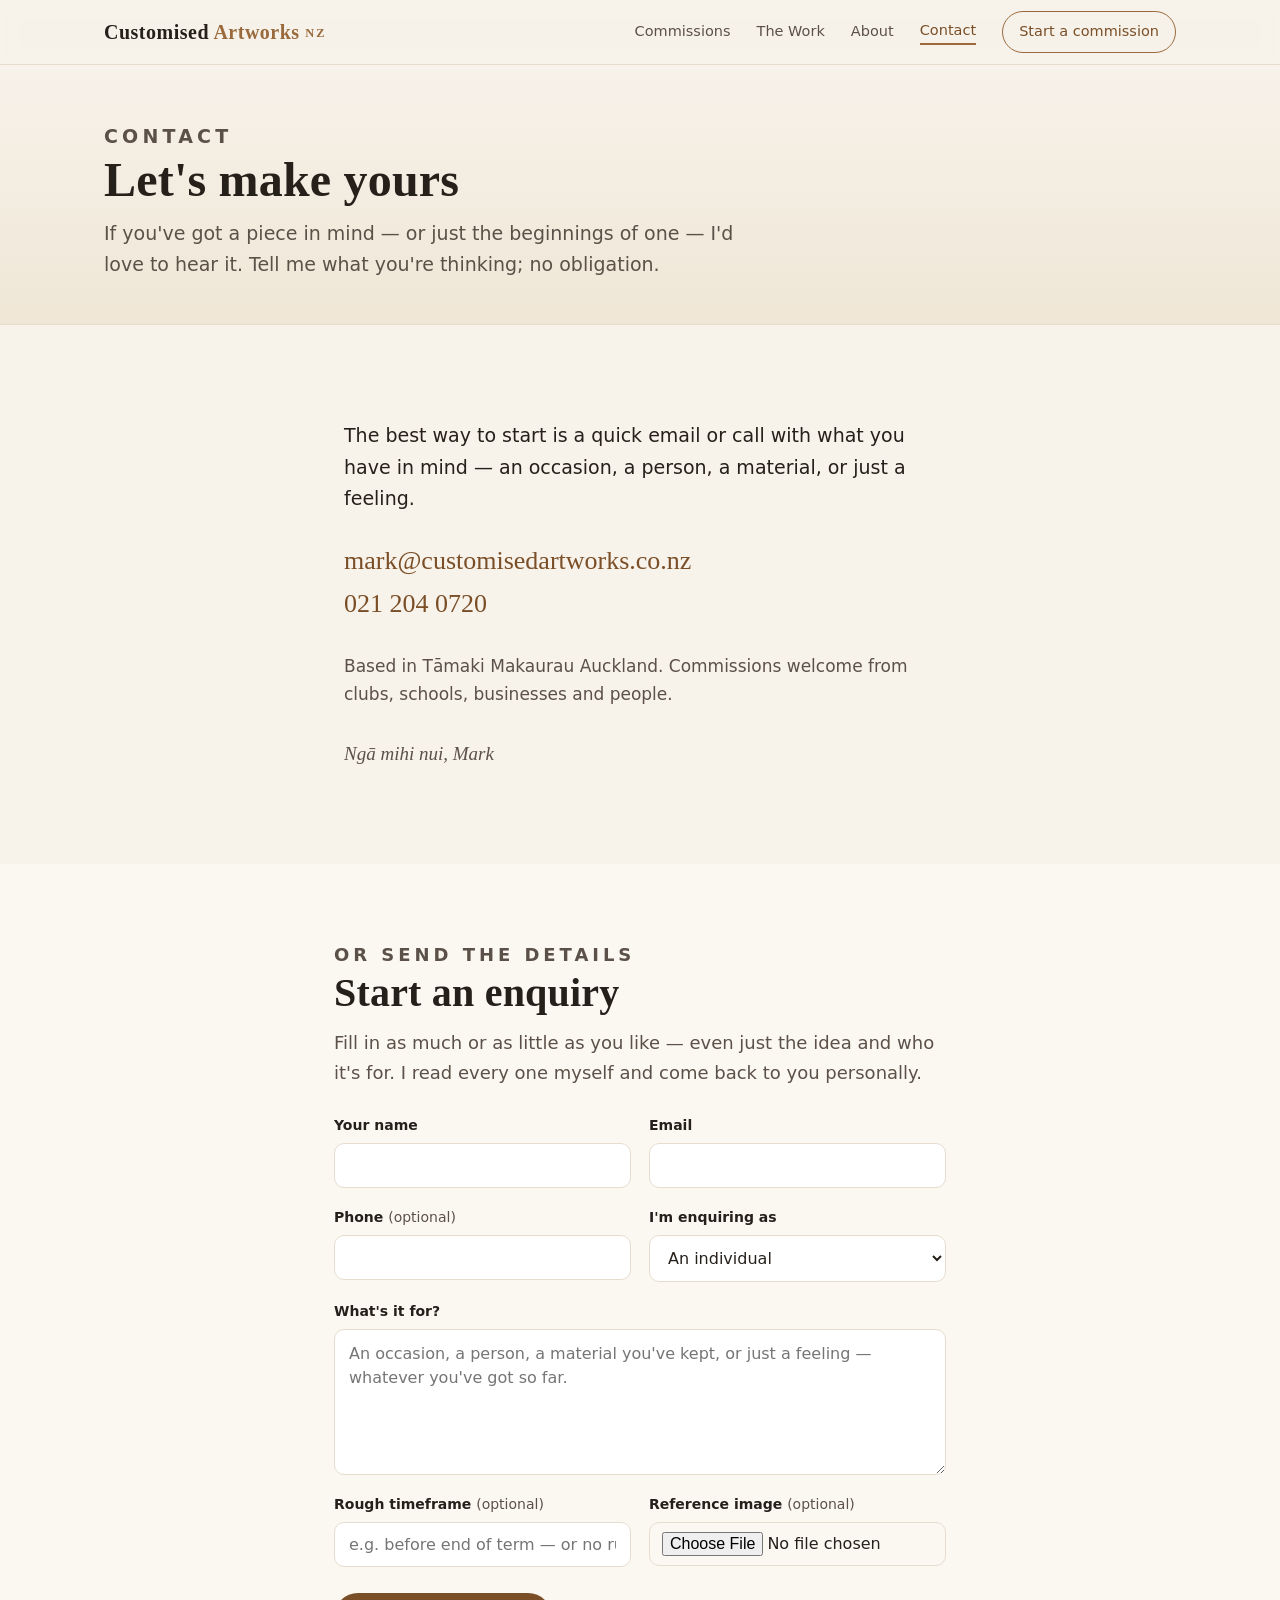
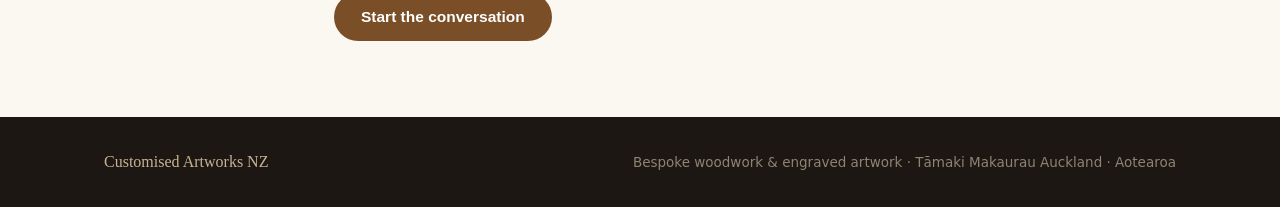
<file: contact.html>
<!DOCTYPE html>
<html lang="en"><head><meta charset="UTF-8"><meta name="viewport" content="width=device-width, initial-scale=1.0">
<title>Contact &mdash; Customised Artworks NZ</title><meta name="description" content="Contact Mark Jones at Customised Artworks NZ &mdash; mark@customisedartworks.co.nz, 021 204 0720. Bespoke commissions welcome.">
<link rel="stylesheet" href="assets/style.css"><link rel="apple-touch-icon" sizes="180x180" href="apple-touch-icon.png"><link rel="icon" type="image/png" sizes="32x32" href="favicon-32.png"><link rel="icon" type="image/png" sizes="16x16" href="favicon-16.png"><link rel="manifest" href="site.webmanifest"></head><body>
<header><div class="wrap nav">
  <a href="index.html" class="brand">Customised <span>Artworks</span> <small>NZ</small></a>
  <button class="burger" aria-label="Menu" onclick="document.getElementById('nav').classList.toggle('open')">&#9776;</button>
  <nav class="navlinks" id="nav">
    <a href="commissions.html">Commissions</a>
    <a href="work.html">The Work</a>
    <a href="about.html">About</a>
    <a href="contact.html" class="active">Contact</a>
    <a href="contact.html" class="navcta">Start a commission</a>
  </nav>
</div></header>
<main>
<section class="page-hero"><div class="wrap">
  <p class="eyebrow">Contact</p><h1>Let's make yours</h1>
  <p>If you've got a piece in mind &mdash; or just the beginnings of one &mdash; I'd love to hear it. Tell me what you're thinking; no obligation.</p></div></section>
<section><div class="wrap" style="max-width:640px;">
  <p style="font-size:19px;">The best way to start is a quick email or call with what you have in mind &mdash; an occasion, a person, a material, or just a feeling.</p>
  <p class="contact-lines" style="font-family:var(--serif);font-size:clamp(20px,3vw,26px);margin:26px 0;">
    <a href="mailto:mark@customisedartworks.co.nz">mark@customisedartworks.co.nz</a><br>
    <a href="tel:+64212040720">021 204 0720</a></p>
  <p style="color:var(--ink-soft);">Based in Tāmaki Makaurau Auckland. Commissions welcome from clubs, schools, businesses and people.</p>
  <p class="signoff" style="color:var(--ink-soft);margin-top:30px;">Ngā mihi nui, Mark</p>
</div></section>
<section class="alt" id="enquire"><div class="wrap" style="max-width:660px;">
  <div class="section-head" style="margin-bottom:26px;"><p class="eyebrow">Or send the details</p><h2>Start an enquiry</h2>
    <p>Fill in as much or as little as you like &mdash; even just the idea and who it's for. I read every one myself and come back to you personally.</p></div>
  <form name="commission-enquiry" method="POST" data-netlify="true" data-netlify-honeypot="bot-field" enctype="multipart/form-data" action="/thanks.html" class="enquiry-form">
    <input type="hidden" name="form-name" value="commission-enquiry">
    <p class="hidden-field"><label>Leave this empty: <input name="bot-field"></label></p>
    <div class="field-row">
      <div class="field"><label for="name">Your name</label><input id="name" name="name" type="text" required></div>
      <div class="field"><label for="email">Email</label><input id="email" name="email" type="email" required></div>
    </div>
    <div class="field-row">
      <div class="field"><label for="phone">Phone <span class="opt">(optional)</span></label><input id="phone" name="phone" type="tel"></div>
      <div class="field"><label for="enquiring-as">I'm enquiring as</label>
        <select id="enquiring-as" name="enquiring-as">
          <option>An individual</option><option>A club</option><option>A school</option><option>A business</option>
        </select></div>
    </div>
    <div class="field"><label for="brief">What's it for?</label>
      <textarea id="brief" name="brief" rows="5" required placeholder="An occasion, a person, a material you've kept, or just a feeling &mdash; whatever you've got so far."></textarea></div>
    <div class="field-row">
      <div class="field"><label for="timeframe">Rough timeframe <span class="opt">(optional)</span></label><input id="timeframe" name="timeframe" type="text" placeholder="e.g. before end of term &mdash; or no rush"></div>
      <div class="field"><label for="reference">Reference image <span class="opt">(optional)</span></label><input id="reference" name="reference" type="file"></div>
    </div>
    <button type="submit" class="btn btn-primary">Start the conversation</button>
  </form>
</div></section>
</main>
<footer><div class="wrap"><span class="fbrand">Customised Artworks NZ</span>
<span>Bespoke woodwork &amp; engraved artwork &middot; Tāmaki Makaurau Auckland &middot; Aotearoa</span></div></footer>
<script>document.querySelectorAll('.navlinks a').forEach(a=>a.addEventListener('click',()=>document.getElementById('nav').classList.remove('open')));</script>
</body></html>
</file>
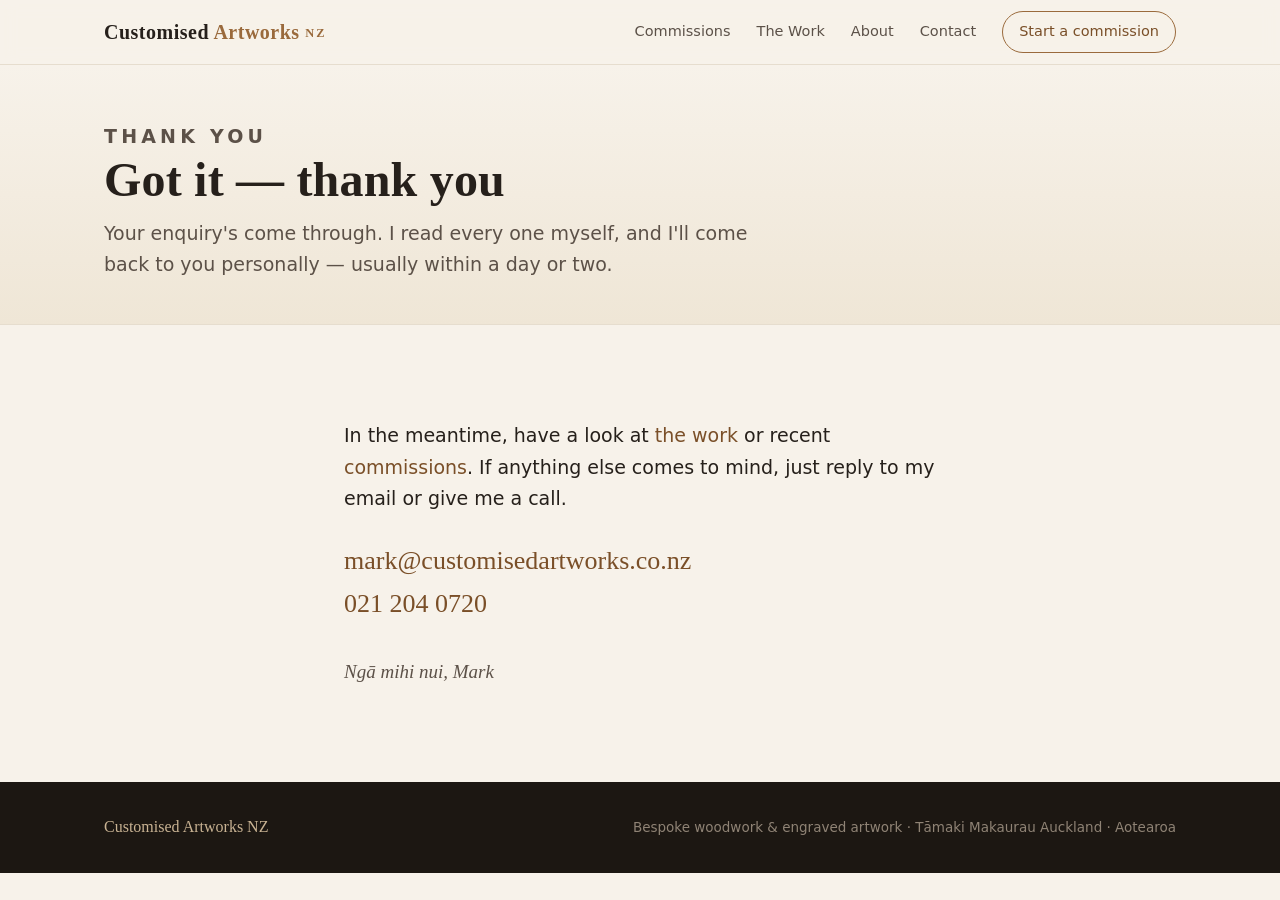
<file: thanks.html>
<!DOCTYPE html>
<html lang="en"><head><meta charset="UTF-8"><meta name="viewport" content="width=device-width, initial-scale=1.0">
<title>Thank you &mdash; Customised Artworks NZ</title><meta name="description" content="Thanks for your enquiry to Customised Artworks NZ. Mark will come back to you personally.">
<meta name="robots" content="noindex">
<link rel="stylesheet" href="assets/style.css"><link rel="apple-touch-icon" sizes="180x180" href="apple-touch-icon.png"><link rel="icon" type="image/png" sizes="32x32" href="favicon-32.png"><link rel="icon" type="image/png" sizes="16x16" href="favicon-16.png"><link rel="manifest" href="site.webmanifest"></head><body>
<header><div class="wrap nav">
  <a href="index.html" class="brand">Customised <span>Artworks</span> <small>NZ</small></a>
  <button class="burger" aria-label="Menu" onclick="document.getElementById('nav').classList.toggle('open')">&#9776;</button>
  <nav class="navlinks" id="nav">
    <a href="commissions.html">Commissions</a>
    <a href="work.html">The Work</a>
    <a href="about.html">About</a>
    <a href="contact.html">Contact</a>
    <a href="contact.html" class="navcta">Start a commission</a>
  </nav>
</div></header>
<main>
<section class="page-hero"><div class="wrap">
  <p class="eyebrow">Thank you</p><h1>Got it &mdash; thank you</h1>
  <p>Your enquiry's come through. I read every one myself, and I'll come back to you personally &mdash; usually within a day or two.</p></div></section>
<section><div class="wrap" style="max-width:640px;">
  <p style="font-size:19px;">In the meantime, have a look at <a href="work.html">the work</a> or recent <a href="commissions.html">commissions</a>. If anything else comes to mind, just reply to my email or give me a call.</p>
  <p class="contact-lines" style="font-family:var(--serif);font-size:clamp(20px,3vw,26px);margin:26px 0;">
    <a href="mailto:mark@customisedartworks.co.nz">mark@customisedartworks.co.nz</a><br>
    <a href="tel:+64212040720">021 204 0720</a></p>
  <p class="signoff" style="color:var(--ink-soft);margin-top:30px;">Ngā mihi nui, Mark</p>
</div></section>
</main>
<footer><div class="wrap"><span class="fbrand">Customised Artworks NZ</span>
<span>Bespoke woodwork &amp; engraved artwork &middot; Tāmaki Makaurau Auckland &middot; Aotearoa</span></div></footer>
<script>document.querySelectorAll('.navlinks a').forEach(a=>a.addEventListener('click',()=>document.getElementById('nav').classList.remove('open')));</script>
</body></html>
</file>
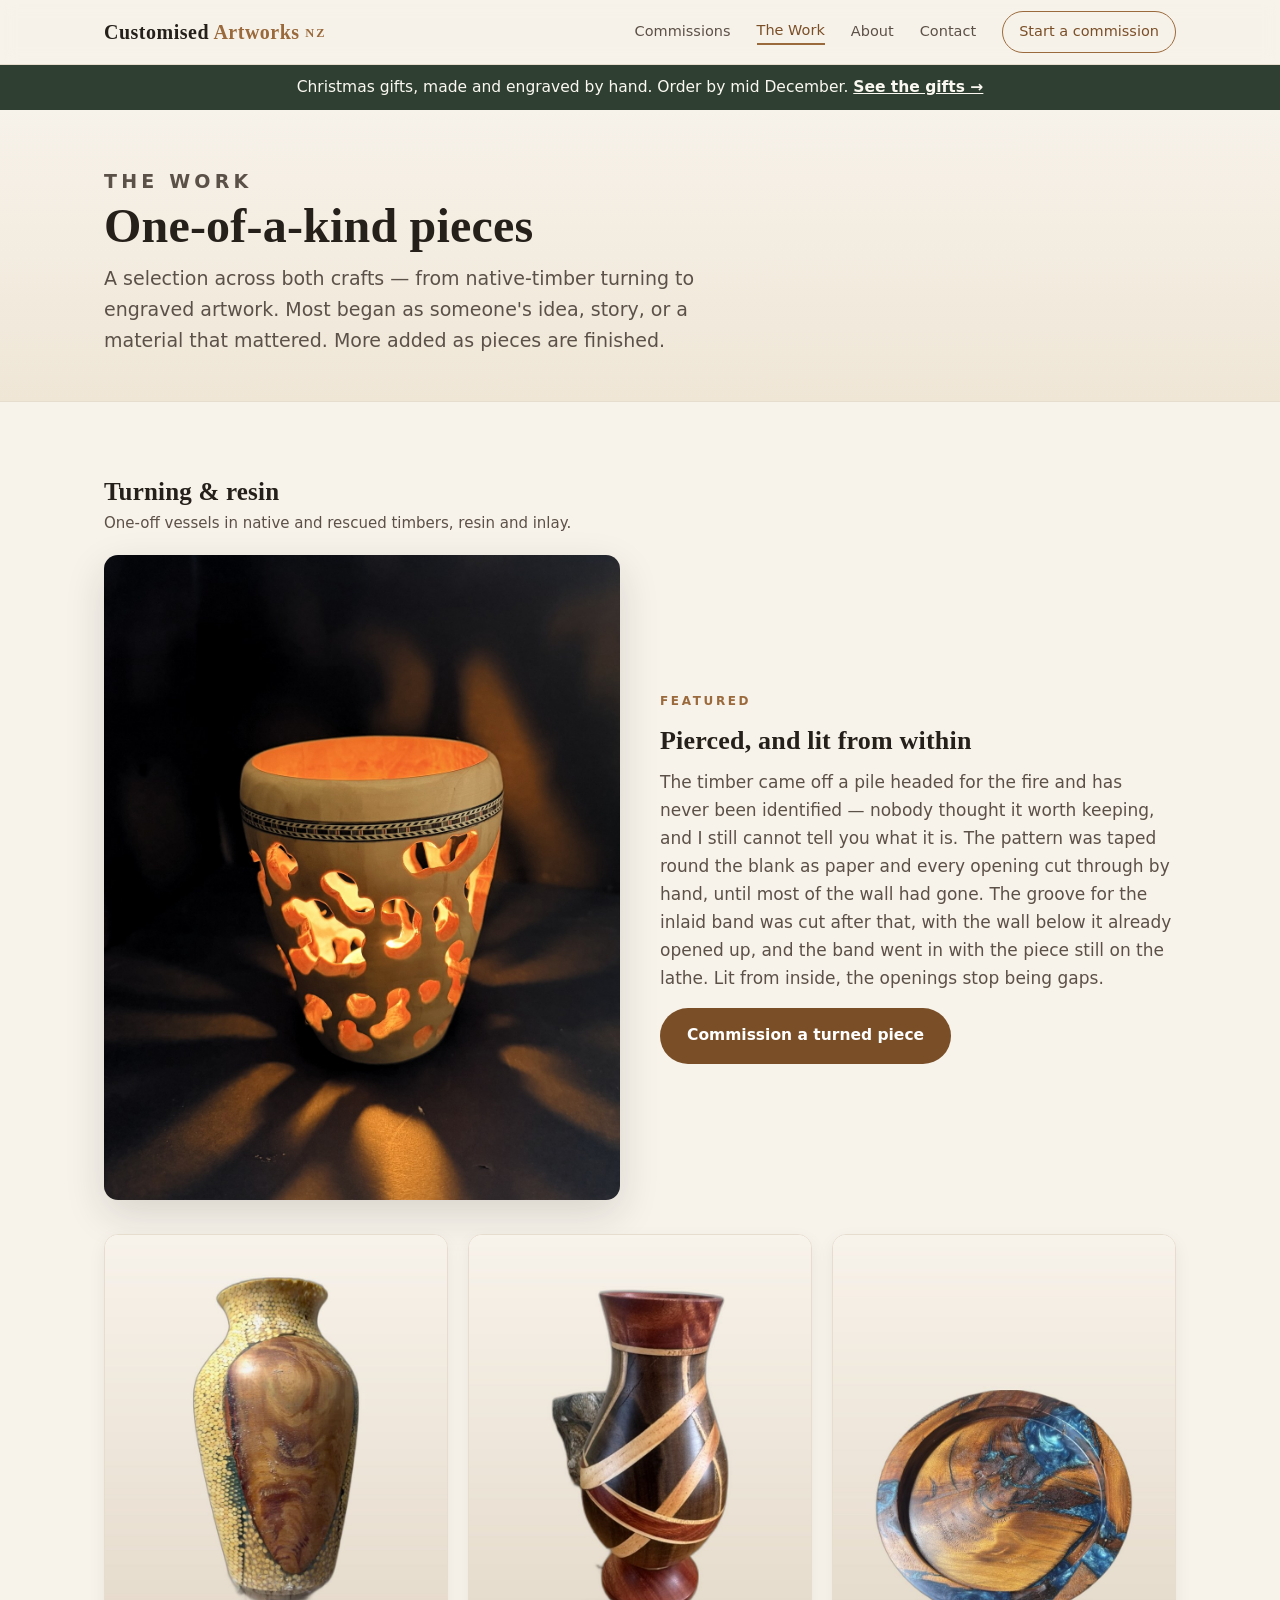
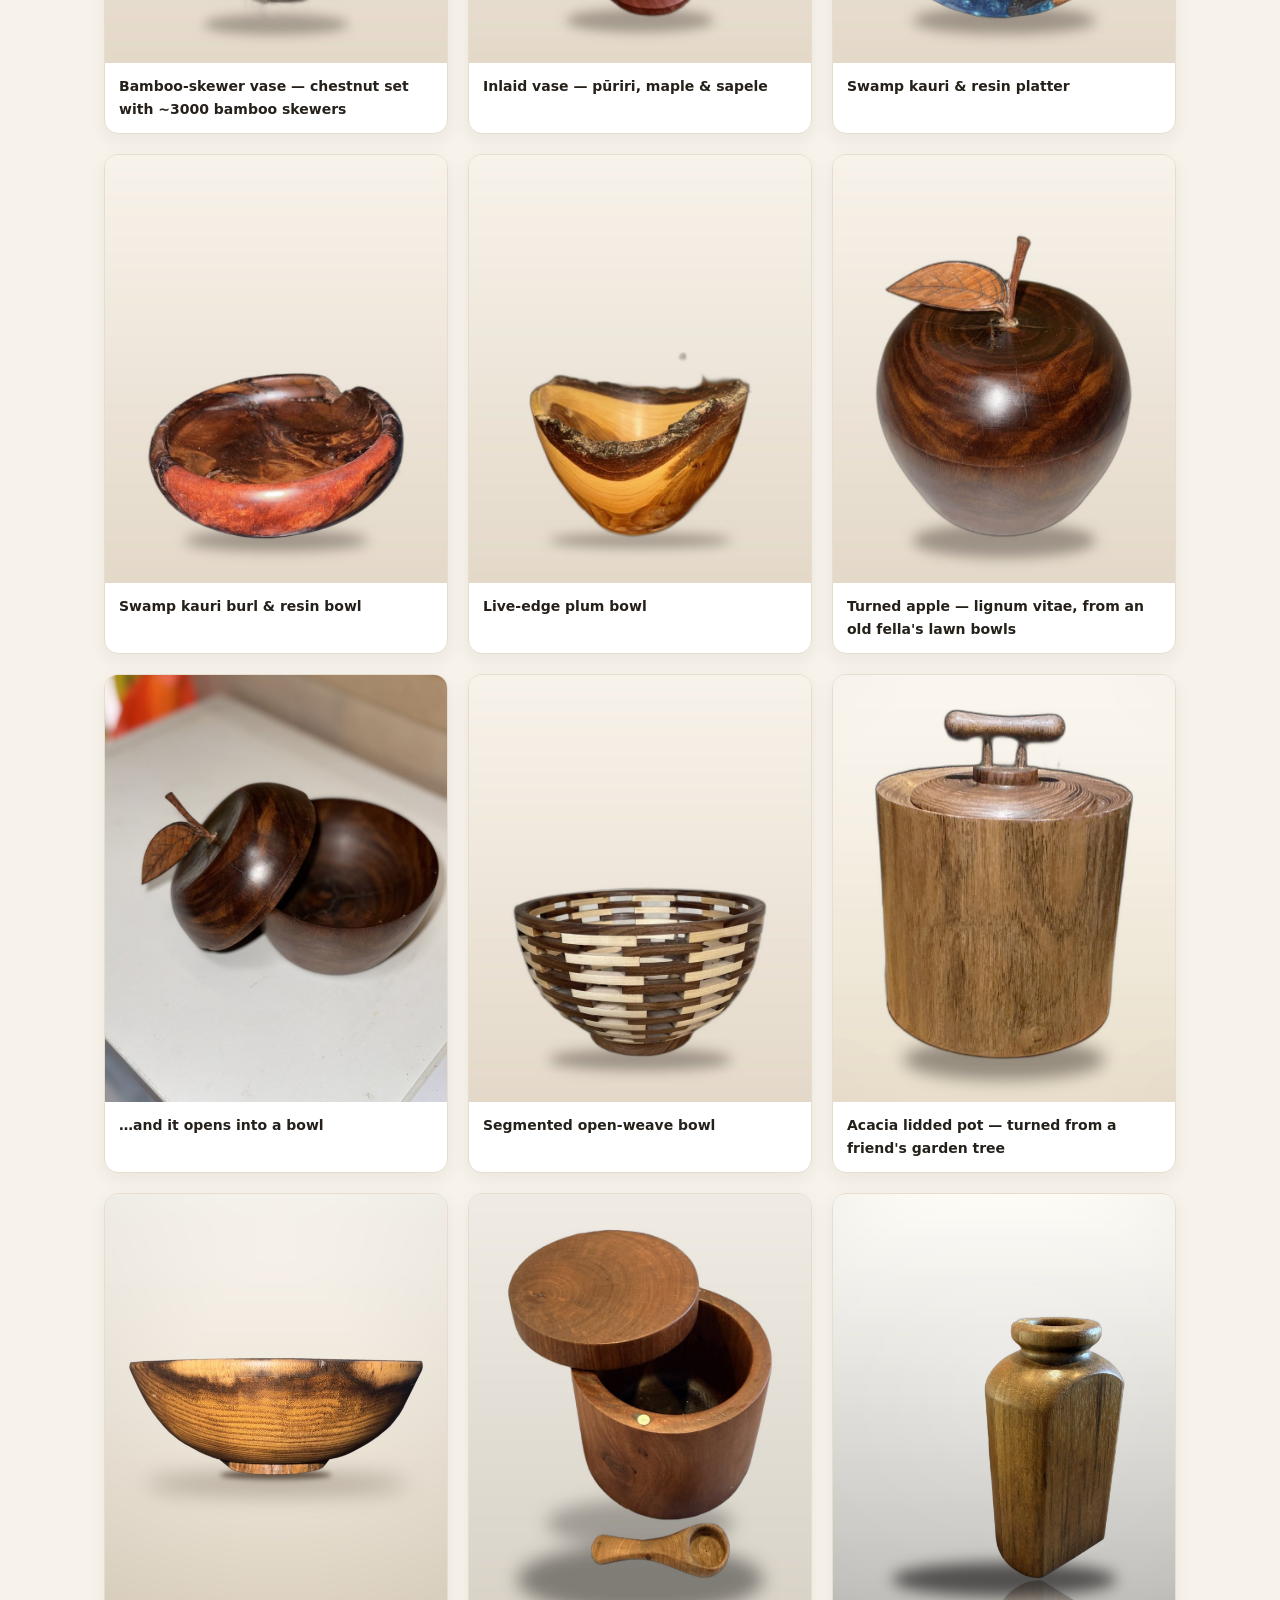
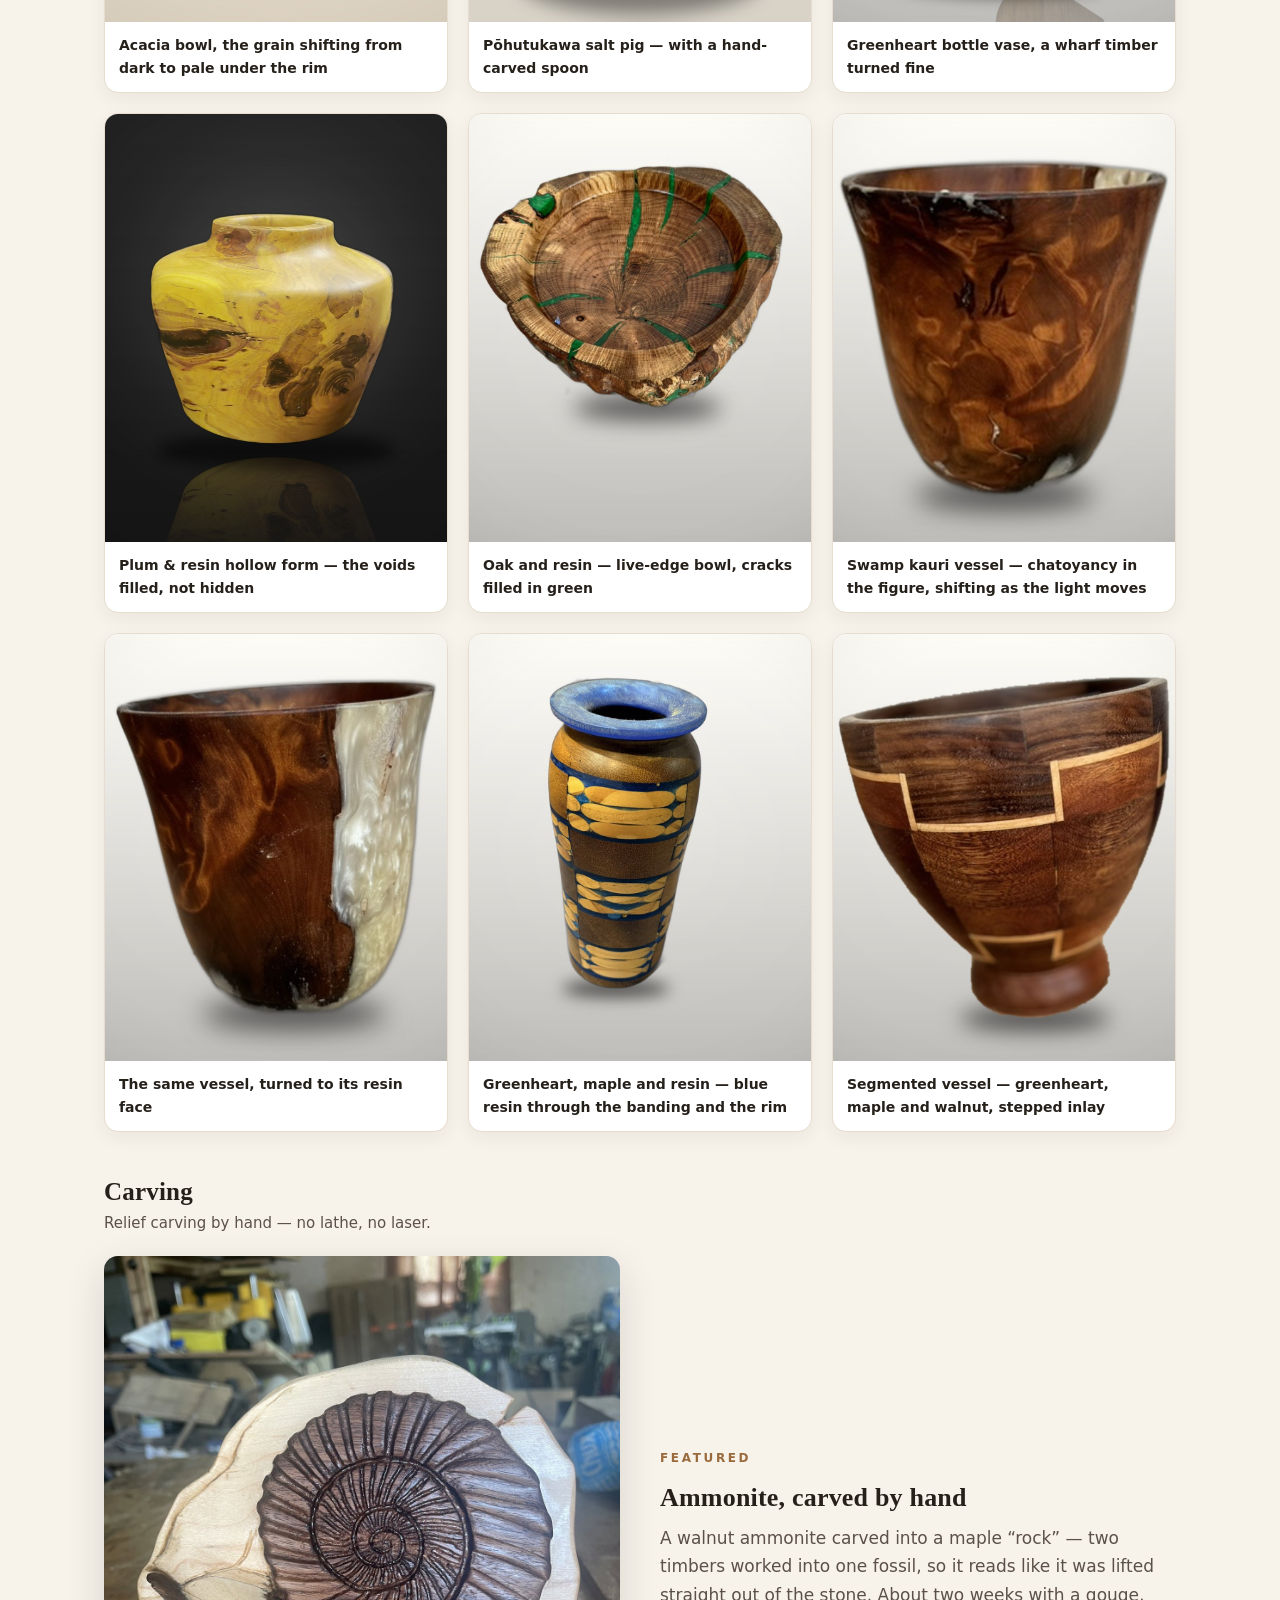
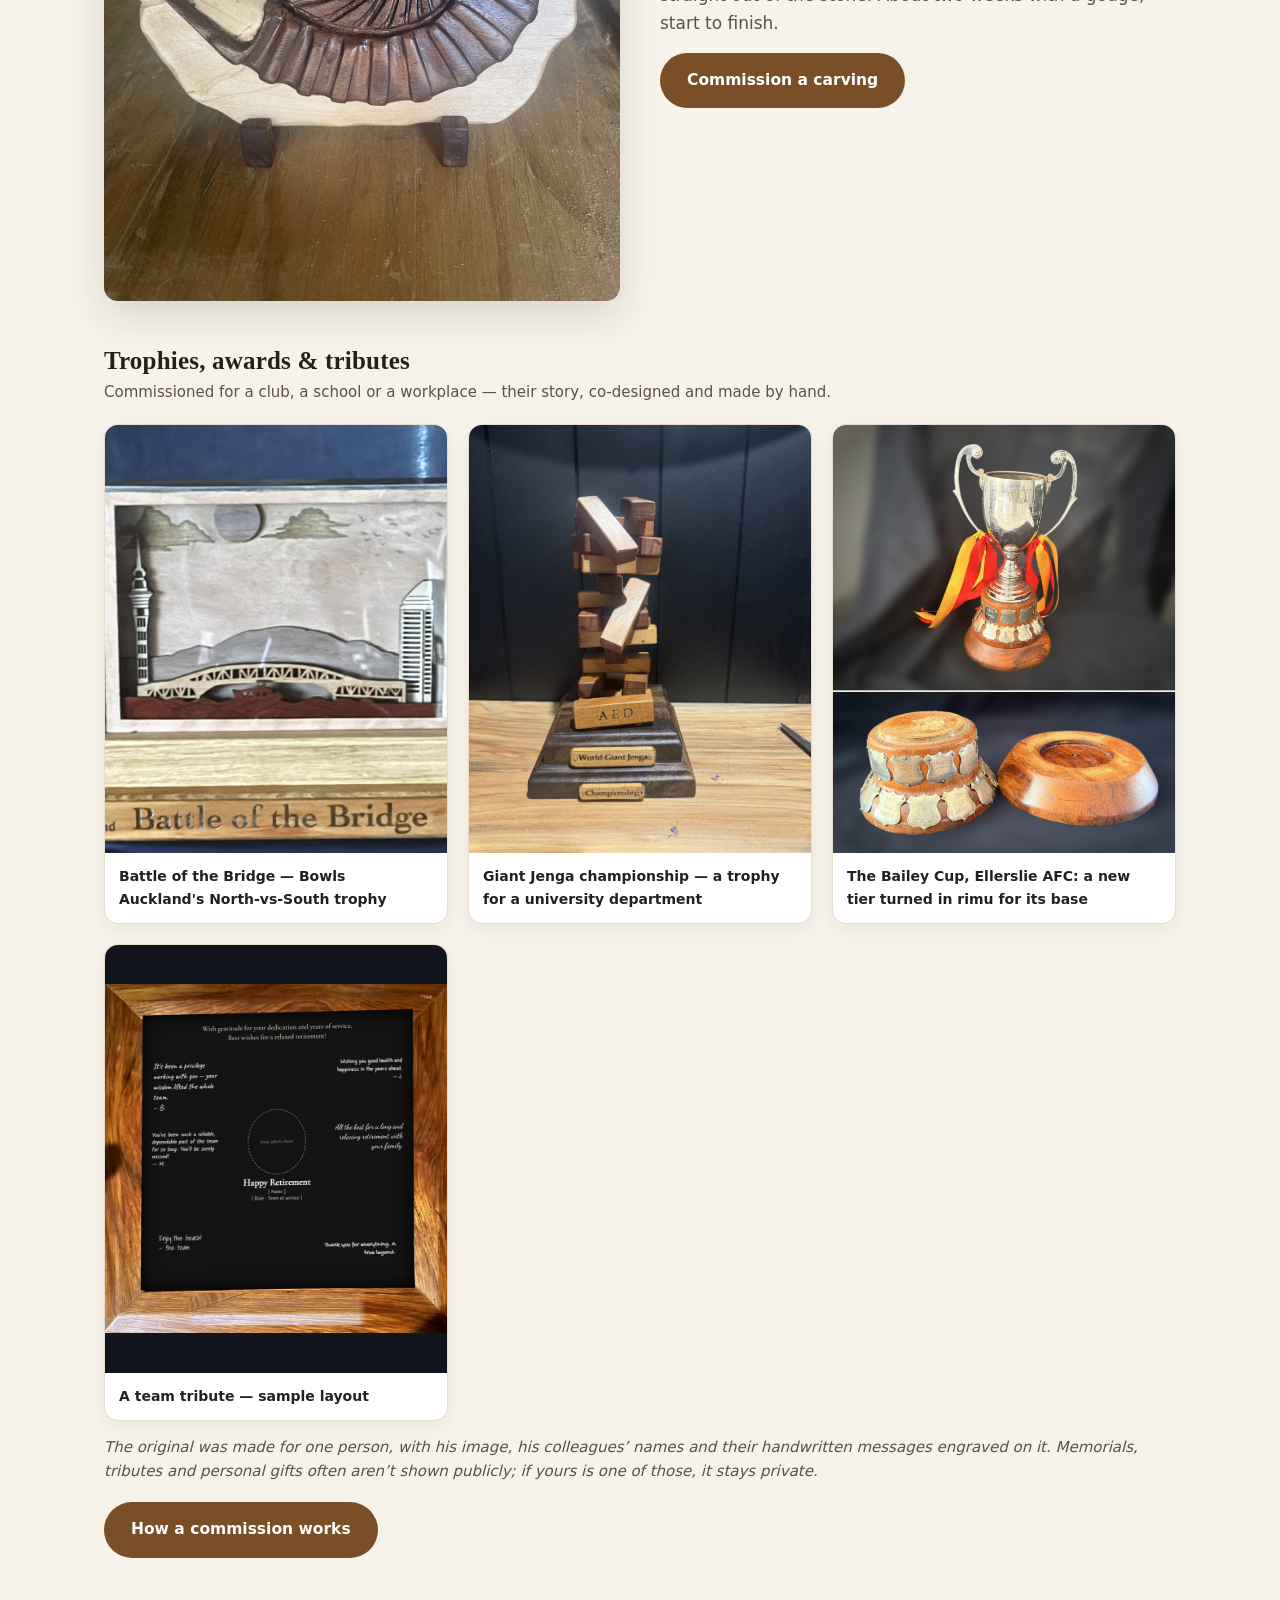
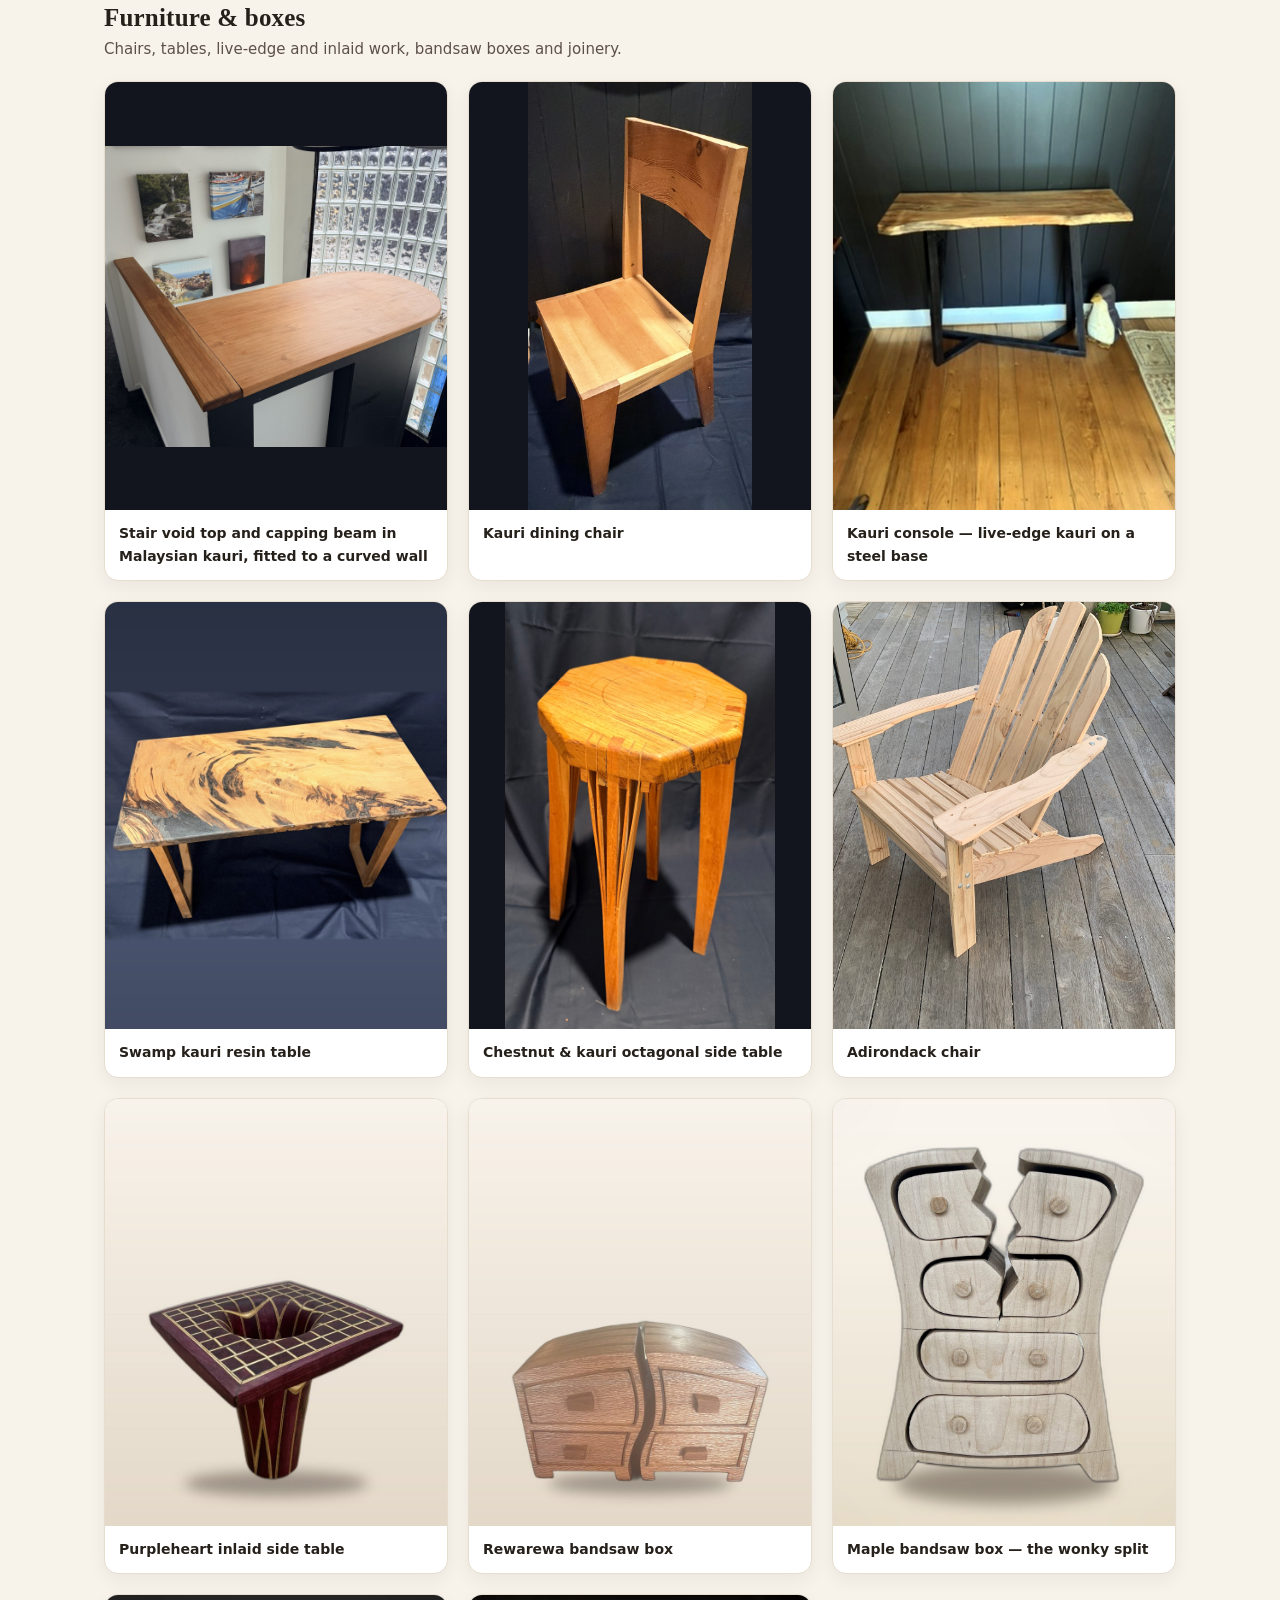
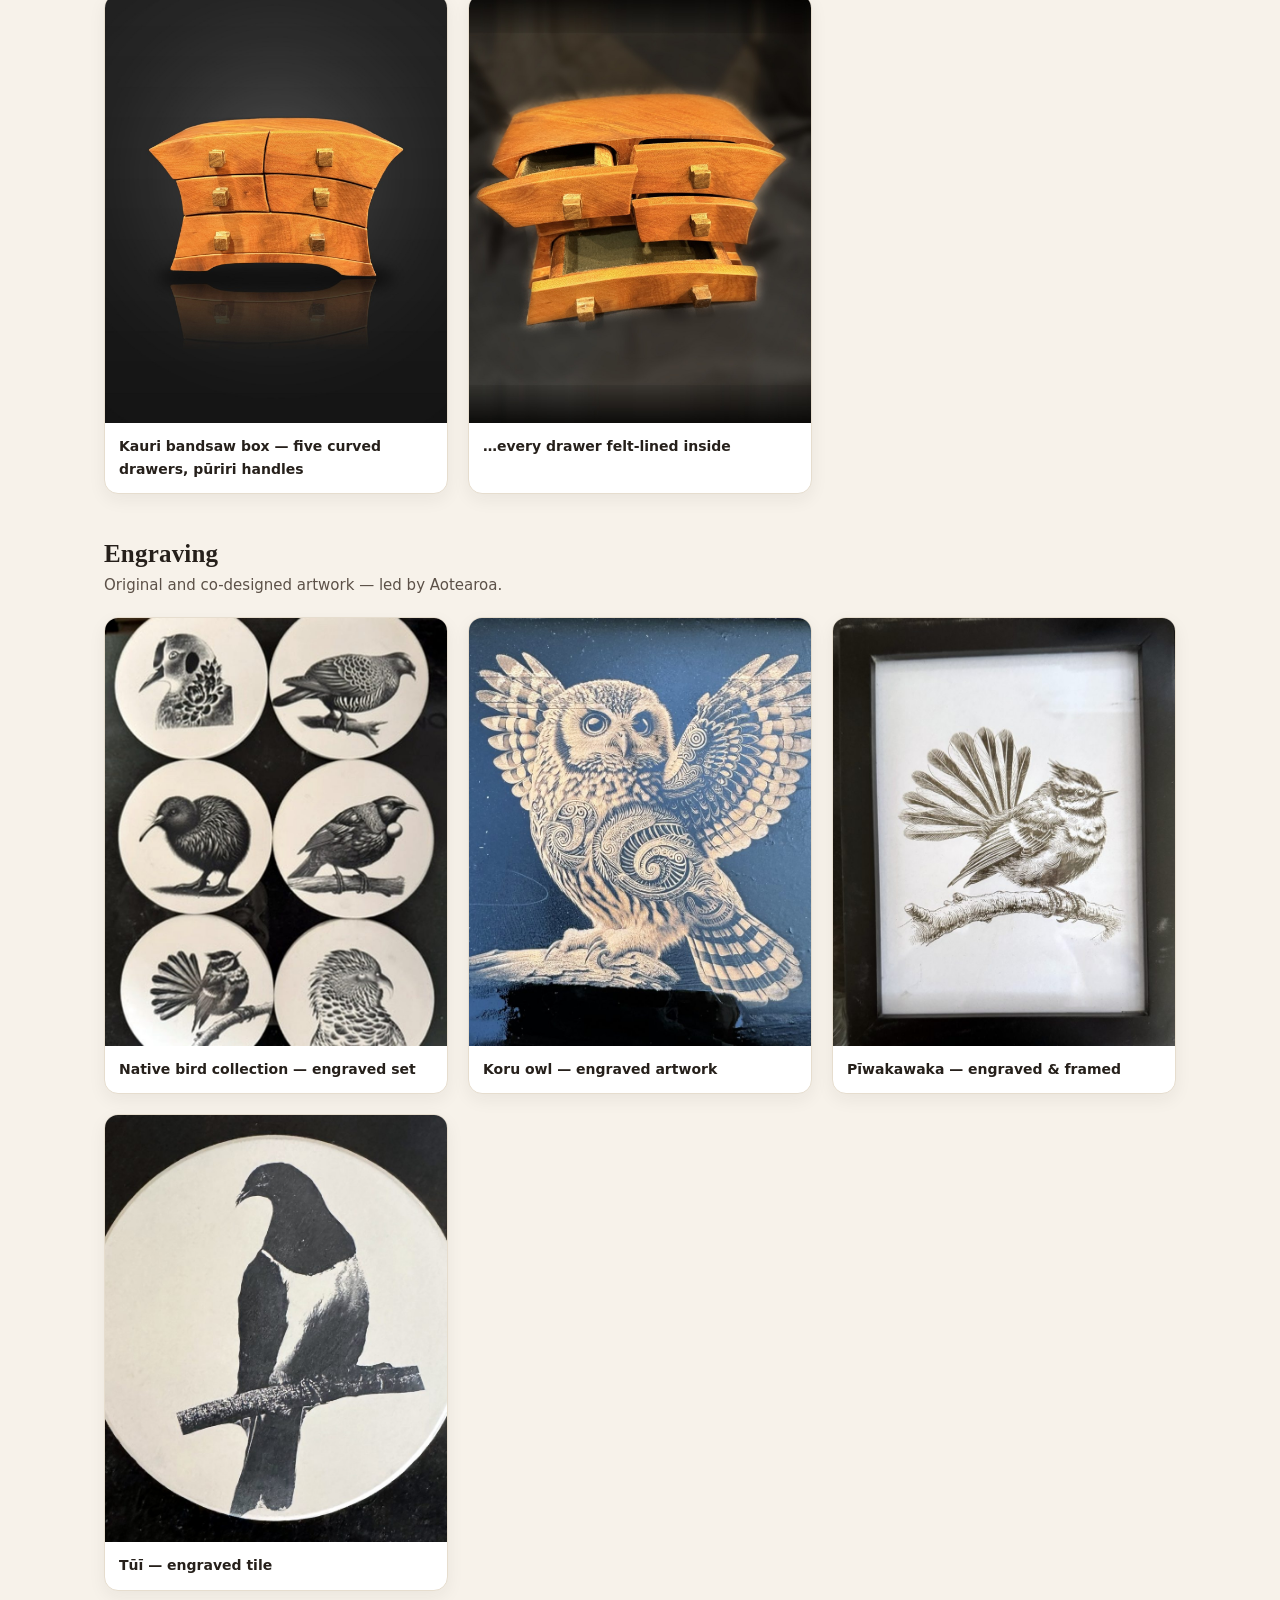
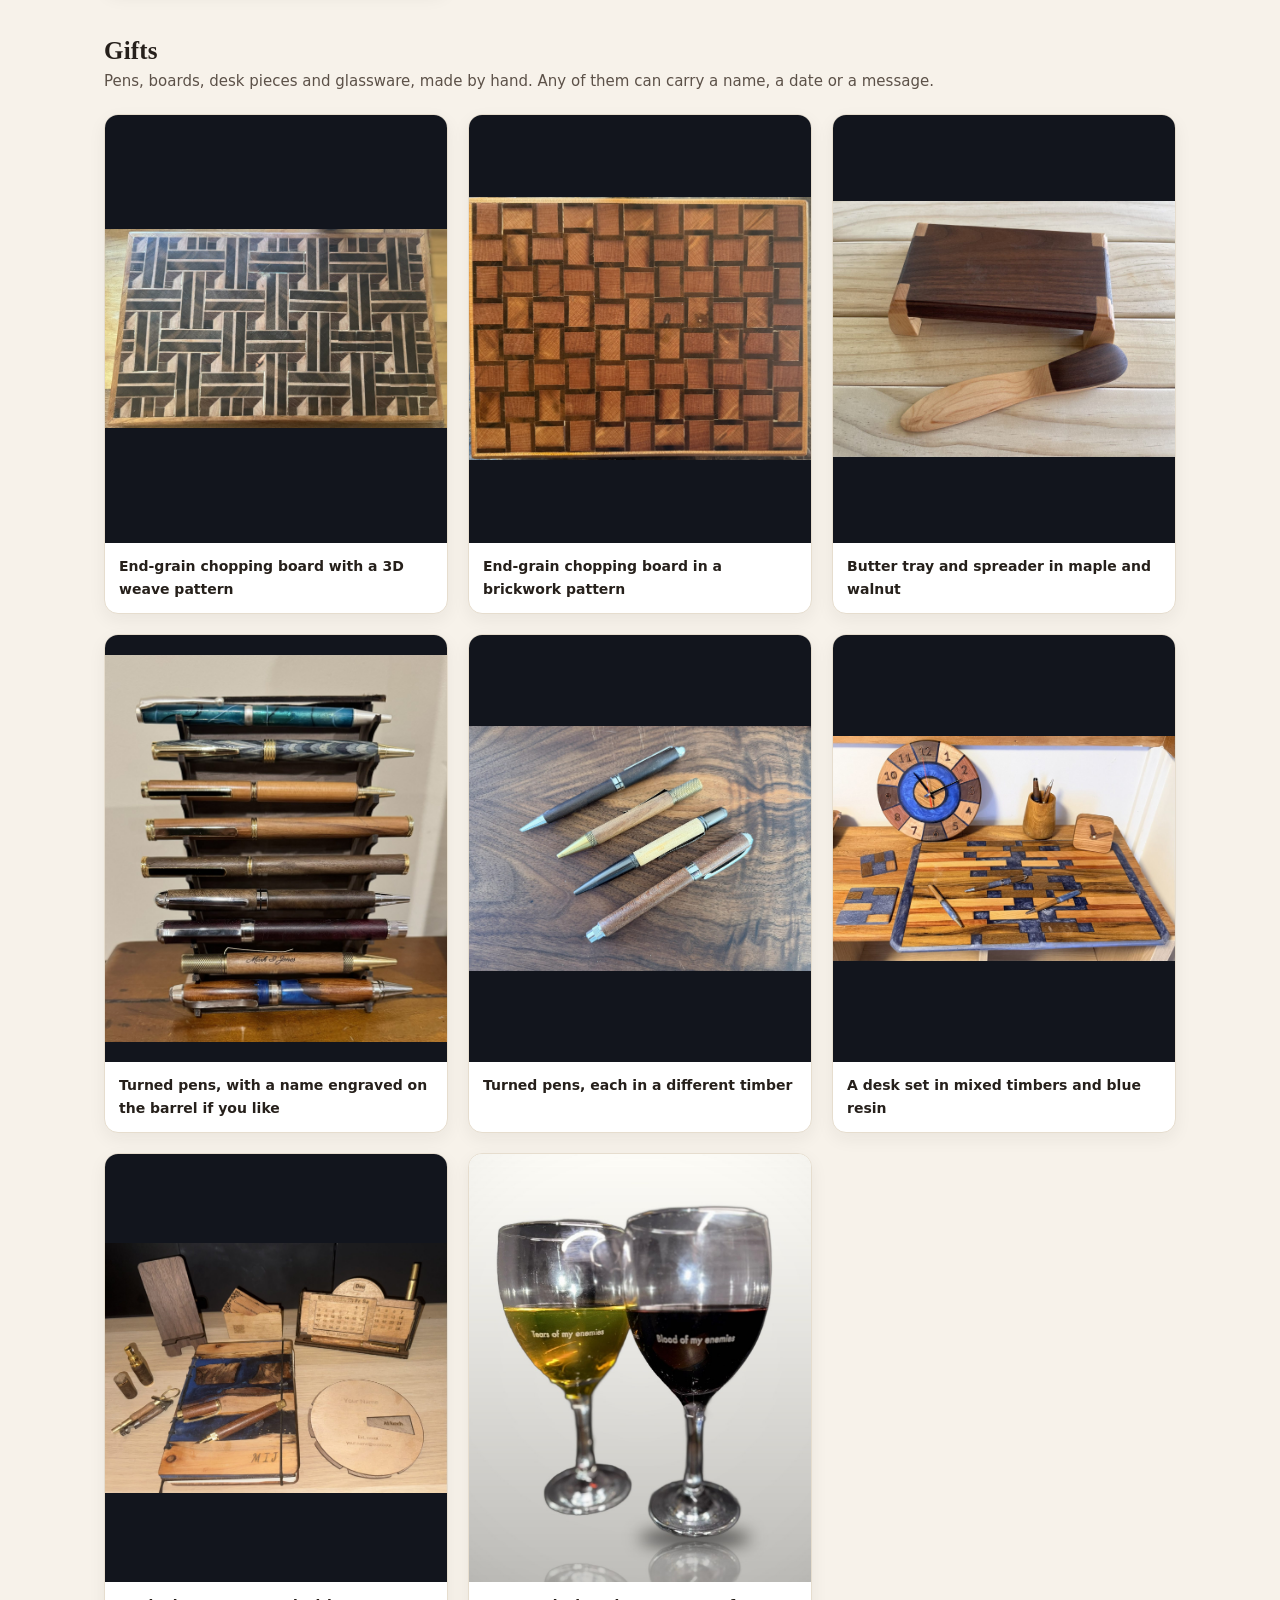
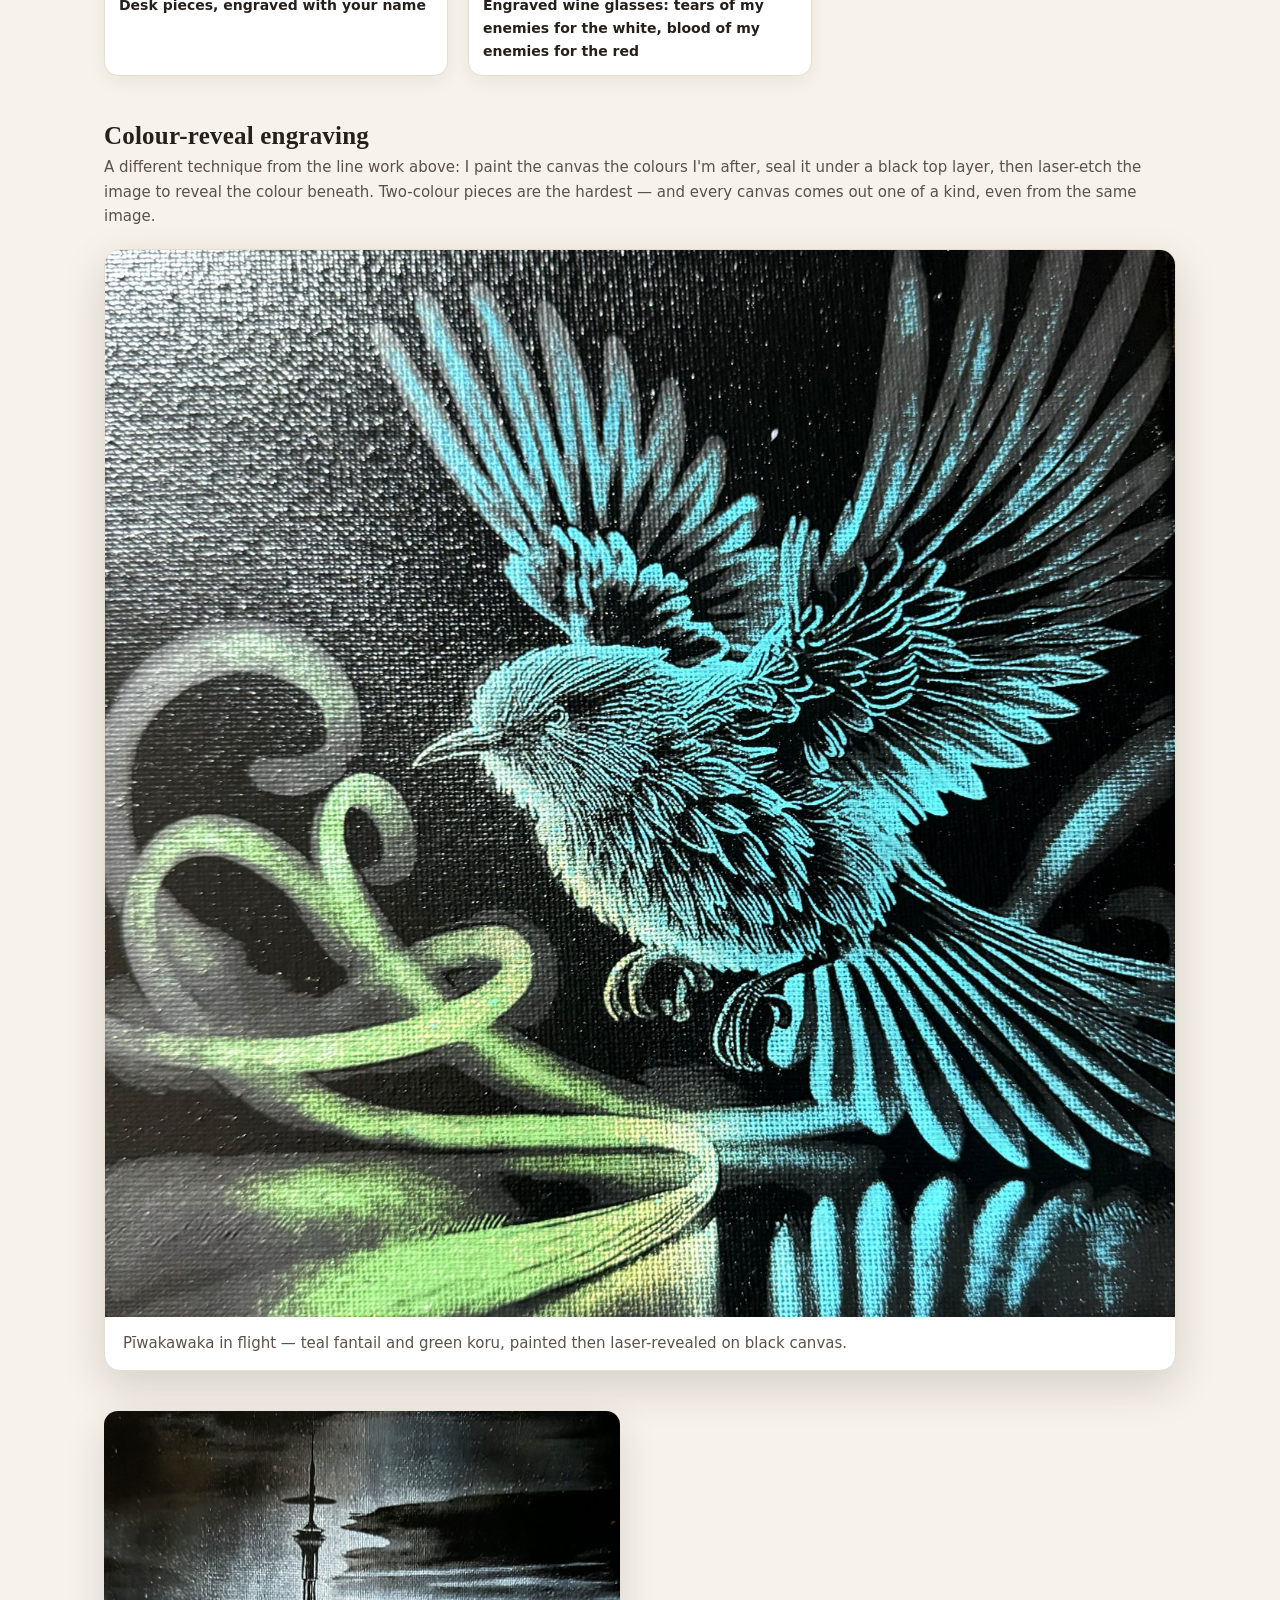
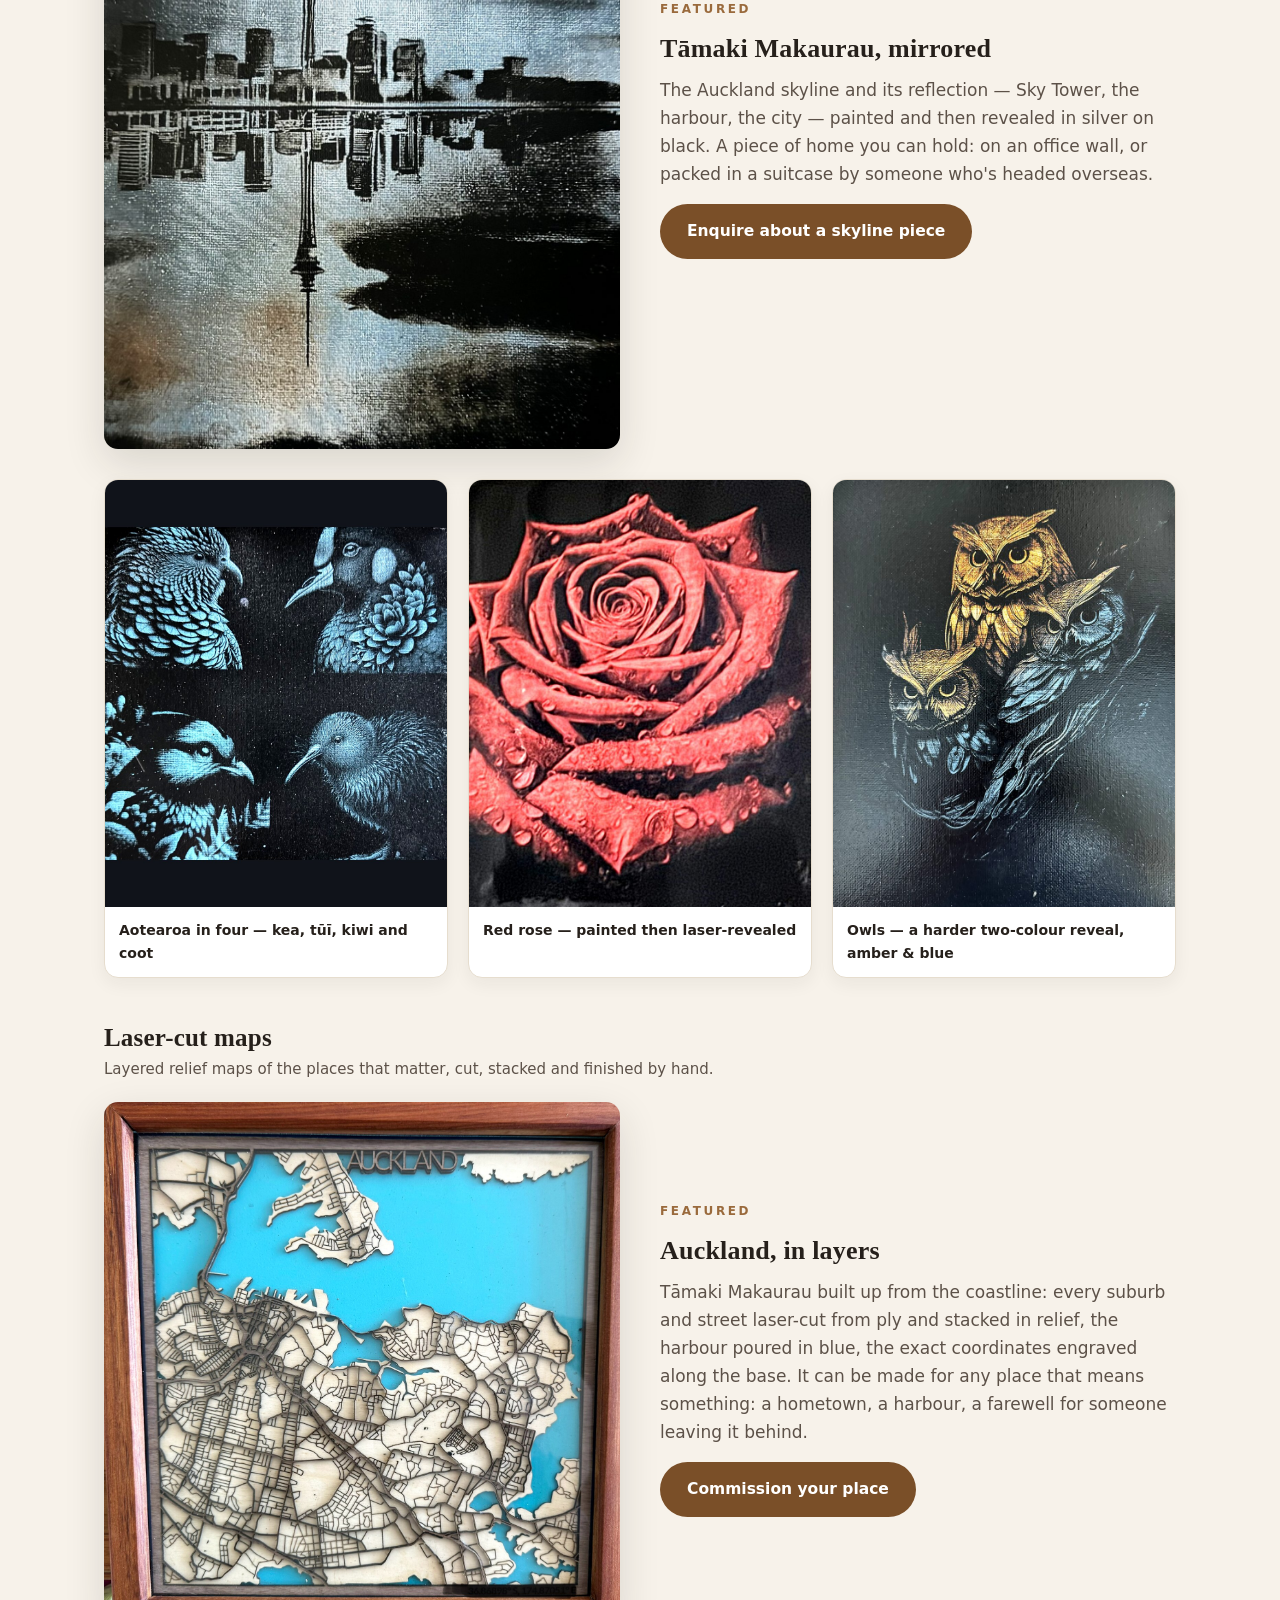
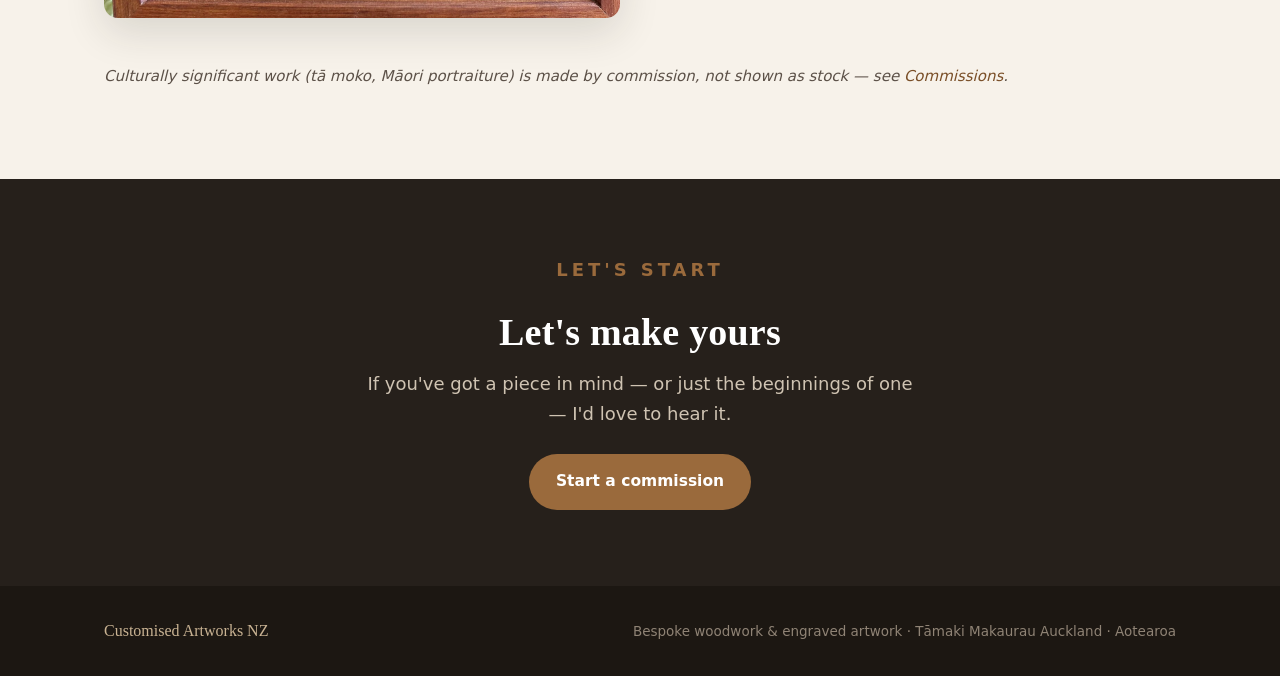
<file: work.html>
<!DOCTYPE html>
<html lang="en"><head><meta charset="UTF-8"><meta name="viewport" content="width=device-width, initial-scale=1.0">
<title>The Work &mdash; Customised Artworks NZ</title><meta name="description" content="Gallery of bespoke woodwork and engraving: native-timber turning, resin, furniture, boxes and NZ-inspired engraved artwork.">
<link rel="stylesheet" href="assets/style.css"><link rel="apple-touch-icon" sizes="180x180" href="apple-touch-icon.png"><link rel="icon" type="image/png" sizes="32x32" href="favicon-32.png"><link rel="icon" type="image/png" sizes="16x16" href="favicon-16.png"><link rel="manifest" href="site.webmanifest"></head><body>
<header><div class="wrap nav">
  <a href="index.html" class="brand">Customised <span>Artworks</span> <small>NZ</small></a>
  <button class="burger" aria-label="Menu" onclick="document.getElementById('nav').classList.toggle('open')">&#9776;</button>
  <nav class="navlinks" id="nav">
    <a href="commissions.html">Commissions</a>
    <a href="work.html" class="active">The Work</a>
    <a href="about.html">About</a>
    <a href="contact.html">Contact</a>
    <a href="contact.html" class="navcta">Start a commission</a>
  </nav>
</div></header>
<main>
<!-- CHRISTMAS 2026 BANNER: remove in January, everything between the two markers -->
<div style="background:var(--bush);color:#fbf8f2;text-align:center;padding:11px 20px;font-size:15.5px;line-height:1.5;">Christmas gifts, made and engraved by hand. Order by mid December. <a href="work.html#gifts" style="color:#fbf8f2;font-weight:600;text-decoration:underline;">See the gifts &rarr;</a></div>
<!-- /CHRISTMAS 2026 BANNER -->
<section class="page-hero"><div class="wrap">
  <p class="eyebrow">The Work</p><h1>One-of-a-kind pieces</h1>
  <p>A selection across both crafts &mdash; from native-timber turning to engraved artwork. Most began as someone's idea, story, or a material that mattered. More added as pieces are finished.</p>
</div></section>
<section><div class="wrap">
  <div class="group"><h3 class="group-title">Turning &amp; resin</h3><p class="group-sub">One-off vessels in native and rescued timbers, resin and inlay.</p>
    <div class="feature" style="margin-bottom:34px;">
      <img src="assets/images/pierced-vessel-lit.jpg" alt="Pierced turned vessel lit from within, the openings glowing and throwing their pattern onto the wall behind, with an inlaid band at the shoulder">
      <div>
        <p class="eyebrow" style="color:var(--timber)">Featured</p>
        <h3 style="font-family:var(--serif);font-size:26px;margin:0 0 12px;">Pierced, and lit from within</h3>
        <p style="color:var(--ink-soft);margin:0 0 16px;">The timber came off a pile headed for the fire and has never been identified &mdash; nobody thought it worth keeping, and I still cannot tell you what it is. The pattern was taped round the blank as paper and every opening cut through by hand, until most of the wall had gone. The groove for the inlaid band was cut after that, with the wall below it already opened up, and the band went in with the piece still on the lathe. Lit from inside, the openings stop being gaps.</p>
        <a href="commissions.html" class="btn btn-primary">Commission a turned piece</a>
      </div>
    </div>
    <div class="grid">
      <figure class="tile"><img loading="lazy" src="assets/images/skewer-vase.jpg" alt="Bamboo-skewer vase &mdash; chestnut set with ~3000 bamboo skewers"><figcaption>Bamboo-skewer vase &mdash; chestnut set with ~3000 bamboo skewers</figcaption></figure>
      <figure class="tile"><img loading="lazy" src="assets/images/inlaid-vase.jpg" alt="Inlaid vase &mdash; p&#363;riri, maple &amp; sapele"><figcaption>Inlaid vase &mdash; p&#363;riri, maple &amp; sapele</figcaption></figure>
      <figure class="tile"><img loading="lazy" src="assets/images/kauri-platter.jpg" alt="Swamp kauri &amp; resin platter"><figcaption>Swamp kauri &amp; resin platter</figcaption></figure>
      <figure class="tile"><img loading="lazy" src="assets/images/kauri-bowl.jpg" alt="Swamp kauri burl &amp; resin bowl"><figcaption>Swamp kauri burl &amp; resin bowl</figcaption></figure>
      <figure class="tile"><img loading="lazy" src="assets/images/plum-bowl.jpg" alt="Live-edge plum bowl"><figcaption>Live-edge plum bowl</figcaption></figure>
      <figure class="tile"><img loading="lazy" src="assets/images/apple.jpg" alt="Turned apple &mdash; lignum vitae, from an old fella's lawn bowls"><figcaption>Turned apple &mdash; lignum vitae, from an old fella's lawn bowls</figcaption></figure>
      <figure class="tile"><img loading="lazy" src="assets/images/apple-open.jpg" alt="The turned apple opens into a small lidded bowl"><figcaption>&hellip;and it opens into a bowl</figcaption></figure>
      <figure class="tile"><img loading="lazy" src="assets/images/weave-bowl.jpg" alt="Segmented open-weave bowl"><figcaption>Segmented open-weave bowl</figcaption></figure>
      <figure class="tile"><img loading="lazy" src="assets/images/acacia-pot.jpg" alt="Acacia lidded pot &mdash; turned from a friend's garden tree"><figcaption>Acacia lidded pot &mdash; turned from a friend's garden tree</figcaption></figure>
      <figure class="tile"><img loading="lazy" src="assets/images/acacia-bowl.jpg" alt="Turned acacia bowl on a small foot, close rings running round the wall and a band under the rim where the timber shifts from dark to pale"><figcaption>Acacia bowl, the grain shifting from dark to pale under the rim</figcaption></figure>
      <figure class="tile"><img loading="lazy" src="assets/images/saltpig-open.jpg" alt="P&#333;hutukawa salt pig, lid off, with a hand-carved spoon"><figcaption>P&#333;hutukawa salt pig &mdash; with a hand-carved spoon</figcaption></figure>
      <figure class="tile"><img loading="lazy" src="assets/images/square-vase.jpg" alt="Greenheart bottle vase: dense wharf-pile timber, hand-turned with a round neck and a squared, faceted body"><figcaption>Greenheart bottle vase, a wharf timber turned fine</figcaption></figure>
      <figure class="tile"><img loading="lazy" src="assets/images/plum-resin-hollow-form.jpg" alt="Plum and resin hollow form: rough-turned plum flooded with mica-tinted deep-pour resin to fill its voids and cracks, then finish-turned"><figcaption>Plum &amp; resin hollow form &mdash; the voids filled, not hidden</figcaption></figure>
      <figure class="tile"><img loading="lazy" src="assets/images/oak-resin-bowl.jpg" alt="Live-edge oak bowl, the radial cracks filled with green resin, bark edge left on"><figcaption>Oak and resin &mdash; live-edge bowl, cracks filled in green</figcaption></figure>
      <figure class="tile"><img loading="lazy" src="assets/images/swamp-kauri-resin.jpg" alt="Swamp kauri vessel with resin, the figure shifting light across the grain"><figcaption>Swamp kauri vessel &mdash; chatoyancy in the figure, shifting as the light moves</figcaption></figure>
      <figure class="tile"><img loading="lazy" src="assets/images/swamp-kauri-resin-white.jpg" alt="The same swamp kauri vessel turned to show the pearl-white resin face"><figcaption>The same vessel, turned to its resin face</figcaption></figure>
      <figure class="tile"><img loading="lazy" src="assets/images/greenheart-maple-resin-vase.jpg" alt="Tall vase in greenheart and maple with blue resin banding and a blue resin rim"><figcaption>Greenheart, maple and resin &mdash; blue resin through the banding and the rim</figcaption></figure>
      <figure class="tile"><img loading="lazy" src="assets/images/segmented-vase-greenheart-maple-walnut.jpg" alt="Segmented vessel in greenheart, maple and walnut on a turned pedestal foot, with stepped maple inlay"><figcaption>Segmented vessel &mdash; greenheart, maple and walnut, stepped inlay</figcaption></figure>
  </div></div>
  <div class="group"><h3 class="group-title">Carving</h3><p class="group-sub">Relief carving by hand &mdash; no lathe, no laser.</p>
    <div class="feature">
      <img src="assets/images/ammonite-carving.jpg" alt="Carved ammonite &mdash; a walnut ammonite set into a maple rock, like a fossil in stone">
      <div>
        <p class="eyebrow" style="color:var(--timber)">Featured</p>
        <h3 style="font-family:var(--serif);font-size:26px;margin:0 0 12px;">Ammonite, carved by hand</h3>
        <p style="color:var(--ink-soft);margin:0 0 16px;">A walnut ammonite carved into a maple &ldquo;rock&rdquo; &mdash; two timbers worked into one fossil, so it reads like it was lifted straight out of the stone. About two weeks with a gouge, start to finish.</p>
        <a href="commissions.html" class="btn btn-primary">Commission a carving</a>
      </div>
    </div>
  </div>
  <div class="group" id="trophies"><h3 class="group-title">Trophies, awards &amp; tributes</h3><p class="group-sub">Commissioned for a club, a school or a workplace &mdash; their story, co-designed and made by hand.</p><div class="grid">
      <figure class="tile"><img loading="lazy" src="assets/images/trophy-bowls.jpg" alt="Battle of the Bridge trophy &mdash; engraved Auckland skyline in a shadow box, flanked by two lawn bowls"><figcaption>Battle of the Bridge &mdash; Bowls Auckland's North-vs-South trophy</figcaption></figure>
      <figure class="tile"><img loading="lazy" src="assets/images/trophy-jenga-nz.jpg" alt="Giant Jenga championship trophy for a university department &mdash; stacked timber blocks on an engraved base"><figcaption>Giant Jenga championship &mdash; a trophy for a university department</figcaption></figure>
      <figure class="tile"><img loading="lazy" src="assets/images/trophy-bailey-cup-combined.jpg" alt="Above, the Bailey Cup, a silver two-handled cup tied with red and yellow ribbons on a turned base ringed with engraved winners' shields. Below, the original two-tier base beside the new tier turned in rimu to sit beneath it"><figcaption>The Bailey Cup, Ellerslie AFC: a new tier turned in rimu for its base</figcaption></figure>
      <figure class="tile whole"><img loading="lazy" src="assets/images/retirement-mock.jpg" alt="A team tribute &mdash; an engraved portrait ringed by a whole workplace's farewell messages, each in the writer's own handwriting, framed in kauri"><figcaption>A team tribute &mdash; sample layout</figcaption></figure>
  </div>
  <p style="font-size:15px;color:var(--ink-soft);font-style:italic;margin-top:14px;">The original was made for one person, with his image, his colleagues&rsquo; names and their handwritten messages engraved on it. Memorials, tributes and personal gifts often aren&rsquo;t shown publicly; if yours is one of those, it stays private.</p>
  <p style="margin-top:18px;"><a href="commissions.html" class="btn btn-primary">How a commission works</a></p>
  </div>
  <div class="group"><h3 class="group-title">Furniture &amp; boxes</h3><p class="group-sub">Chairs, tables, live-edge and inlaid work, bandsaw boxes and joinery.</p><div class="grid">
      <figure class="tile whole"><img loading="lazy" src="assets/images/stair-void-top-kauri.jpg" alt="A Malaysian kauri top with a half-round nose capping a spiral stair void, with a matching capping beam along the wall at its straight end, beside a curved glass-block wall"><figcaption>Stair void top and capping beam in Malaysian kauri, fitted to a curved wall</figcaption></figure>
      <figure class="tile whole"><img loading="lazy" src="assets/images/kauri-chair.jpg" alt="Kauri dining chair, hand-made"><figcaption>Kauri dining chair</figcaption></figure>
      <figure class="tile"><img loading="lazy" src="assets/images/kauri-console.jpg" alt="Kauri console &mdash; live-edge kauri on a steel base"><figcaption>Kauri console &mdash; live-edge kauri on a steel base</figcaption></figure>
      <figure class="tile"><img loading="lazy" src="assets/images/resin-table.jpg" alt="Swamp kauri resin table"><figcaption>Swamp kauri resin table</figcaption></figure>
      <figure class="tile whole"><img loading="lazy" src="assets/images/octagonal-table.jpg" alt="Chestnut and kauri octagonal side table"><figcaption>Chestnut &amp; kauri octagonal side table</figcaption></figure>
      <figure class="tile"><img loading="lazy" src="assets/images/adirondack-chair.jpg" alt="Adirondack chair, hand-made in solid timber"><figcaption>Adirondack chair</figcaption></figure>
      <figure class="tile"><img loading="lazy" src="assets/images/purpleheart-table.jpg" alt="Purpleheart inlaid side table"><figcaption>Purpleheart inlaid side table</figcaption></figure>
      <figure class="tile"><img loading="lazy" src="assets/images/bandsaw-box.jpg" alt="Rewarewa bandsaw box"><figcaption>Rewarewa bandsaw box</figcaption></figure>
      <figure class="tile"><img loading="lazy" src="assets/images/bandsaw-box-2.jpg" alt="Maple bandsaw box &mdash; the wonky split"><figcaption>Maple bandsaw box &mdash; the wonky split</figcaption></figure>
      <figure class="tile"><img loading="lazy" src="assets/images/kauri-bandsaw-box.jpg" alt="Kauri bandsaw box: five curved drawers sawn from one block, with squared p&#363;riri handles"><figcaption>Kauri bandsaw box &mdash; five curved drawers, p&#363;riri handles</figcaption></figure>
      <figure class="tile"><img loading="lazy" src="assets/images/kauri-bandsaw-box-open.jpg" alt="The kauri bandsaw box with its drawers pulled out, showing the felt-lined interiors"><figcaption>&hellip;every drawer felt-lined inside</figcaption></figure>
  </div></div>
  <div class="group"><h3 class="group-title">Engraving</h3><p class="group-sub">Original and co-designed artwork &mdash; led by Aotearoa.</p><div class="grid">
      <figure class="tile"><img loading="lazy" src="assets/images/bird-collection.jpg" alt="Native bird collection &mdash; engraved set"><figcaption>Native bird collection &mdash; engraved set</figcaption></figure>
      <figure class="tile"><img loading="lazy" src="assets/images/koru-owl.jpg" alt="Koru owl &mdash; engraved artwork"><figcaption>Koru owl &mdash; engraved artwork</figcaption></figure>
      <figure class="tile"><img loading="lazy" src="assets/images/fantail.jpg" alt="Pīwakawaka &mdash; engraved &amp; framed"><figcaption>Pīwakawaka &mdash; engraved &amp; framed</figcaption></figure>
      <figure class="tile"><img loading="lazy" src="assets/images/tui.jpg" alt="Tūī &mdash; engraved tile"><figcaption>Tūī &mdash; engraved tile</figcaption></figure>
  </div></div>
  <div class="group" id="gifts"><h3 class="group-title">Gifts</h3><p class="group-sub">Pens, boards, desk pieces and glassware, made by hand. Any of them can carry a name, a date or a message.</p><div class="grid">
      <figure class="tile whole"><img loading="lazy" src="assets/images/gift-board-3d-weave.jpg" alt="An end-grain chopping board in dark and light timbers, laid in an interlocking pattern that reads as a three-dimensional weave, with a timber border"><figcaption>End-grain chopping board with a 3D weave pattern</figcaption></figure>
      <figure class="tile whole"><img loading="lazy" src="assets/images/gift-board-brickwork.jpg" alt="An end-grain chopping board laid in a brickwork pattern of warm timber blocks, with a light timber border"><figcaption>End-grain chopping board in a brickwork pattern</figcaption></figure>
      <figure class="tile whole"><img loading="lazy" src="assets/images/gift-butter-tray-spreader.jpg" alt="A walnut butter tray standing on maple feet, with a matching maple spreader tipped in walnut"><figcaption>Butter tray and spreader in maple and walnut</figcaption></figure>
      <figure class="tile whole"><img loading="lazy" src="assets/images/gift-pens-stand.jpg" alt="Nine hand-turned pens in timber and resin on a stand, one engraved with a name along the barrel"><figcaption>Turned pens, with a name engraved on the barrel if you like</figcaption></figure>
      <figure class="tile whole"><img loading="lazy" src="assets/images/gift-pens-walnut.jpg" alt="Four hand-turned pens in different timbers, laid on a figured walnut board"><figcaption>Turned pens, each in a different timber</figcaption></figure>
      <figure class="tile whole"><img loading="lazy" src="assets/images/gift-desk-set-resin.jpg" alt="A desk set in mixed timbers and blue resin: a wall clock, a small desk clock, a turned pen pot, two coasters, a desk mat and three pens"><figcaption>A desk set in mixed timbers and blue resin</figcaption></figure>
      <figure class="tile whole"><img loading="lazy" src="assets/images/gift-desk-pieces-named.jpg" alt="Desk pieces engraved with a placeholder name: a timber and resin notebook cover with initials, turned pens, a perpetual calendar, a business card holder, a phone stand and a round in-and-out sign"><figcaption>Desk pieces, engraved with your name</figcaption></figure>

      <figure class="tile"><img loading="lazy" src="assets/images/glasses-enemies.jpg" alt="Engraved wine glasses &mdash; tears of my enemies for the white, blood of my enemies for the red"><figcaption>Engraved wine glasses: tears of my enemies for the white, blood of my enemies for the red</figcaption></figure>
  </div></div>

  <div class="group"><h3 class="group-title">Colour-reveal engraving</h3><p class="group-sub">A different technique from the line work above: I paint the canvas the colours I'm after, seal it under a black top layer, then laser-etch the image to reveal the colour beneath. Two-colour pieces are the hardest &mdash; and every canvas comes out one of a kind, even from the same image.</p>
    <figure class="trophy"><img src="assets/images/piwakawaka-colour.jpg" alt="P&#299;wakawaka in flight &mdash; teal fantail with green koru, painted then laser-revealed on black canvas"><figcaption>P&#299;wakawaka in flight &mdash; teal fantail and green koru, painted then laser-revealed on black canvas.</figcaption></figure>
    <div class="feature">
      <img src="assets/images/skyline-colour.jpg" alt="Auckland skyline and its reflection &mdash; Sky Tower and harbour, revealed in silver on black">
      <div>
        <p class="eyebrow" style="color:var(--timber)">Featured</p>
        <h3 style="font-family:var(--serif);font-size:26px;margin:0 0 12px;">T&#257;maki Makaurau, mirrored</h3>
        <p style="color:var(--ink-soft);margin:0 0 16px;">The Auckland skyline and its reflection &mdash; Sky Tower, the harbour, the city &mdash; painted and then revealed in silver on black. A piece of home you can hold: on an office wall, or packed in a suitcase by someone who's headed overseas.</p>
        <a href="commissions.html" class="btn btn-primary">Enquire about a skyline piece</a>
      </div>
    </div>
    <div class="grid" style="margin-top:30px;">
      <figure class="tile"><img loading="lazy" src="assets/images/birds-colour.jpg" alt="Four birds &mdash; kea, t&#363;&#299;, kiwi and coot &mdash; painted then laser-revealed"><figcaption>Aotearoa in four &mdash; kea, t&#363;&#299;, kiwi and coot</figcaption></figure>
      <figure class="tile"><img loading="lazy" src="assets/images/rose-colour.jpg" alt="Red rose with dew &mdash; painted then laser-revealed"><figcaption>Red rose &mdash; painted then laser-revealed</figcaption></figure>
      <figure class="tile"><img loading="lazy" src="assets/images/owls-colour.jpg" alt="Three owls &mdash; a two-colour reveal in amber and blue"><figcaption>Owls &mdash; a harder two-colour reveal, amber &amp; blue</figcaption></figure>
    </div>
  </div>
  <div class="group"><h3 class="group-title">Laser-cut maps</h3><p class="group-sub">Layered relief maps of the places that matter, cut, stacked and finished by hand.</p>
    <div class="feature">
      <img src="assets/images/auckland-map.jpg" alt="Layered laser-cut relief map of Auckland: native ply suburbs stacked in relief with the harbour poured in blue resin, in a timber shadow box">
      <div>
        <p class="eyebrow" style="color:var(--timber)">Featured</p>
        <h3 style="font-family:var(--serif);font-size:26px;margin:0 0 12px;">Auckland, in layers</h3>
        <p style="color:var(--ink-soft);margin:0 0 16px;">T&#257;maki Makaurau built up from the coastline: every suburb and street laser-cut from ply and stacked in relief, the harbour poured in blue, the exact coordinates engraved along the base. It can be made for any place that means something: a hometown, a harbour, a farewell for someone leaving it behind.</p>
        <a href="commissions.html" class="btn btn-primary">Commission your place</a>
      </div>
    </div>
  </div>
  <p style="font-size:15px;color:var(--ink-soft);font-style:italic;margin-top:8px;">Culturally significant work (tā moko, Māori portraiture) is made by commission, not shown as stock &mdash; see <a href="commissions.html">Commissions</a>.</p>
</div></section>
<section class="cta-band"><div class="wrap">
  <p class="eyebrow" style="color:var(--timber)">Let's start</p>
  <h2>Let's make yours</h2>
  <p>If you've got a piece in mind &mdash; or just the beginnings of one &mdash; I'd love to hear it.</p>
  <a href="contact.html" class="btn btn-primary">Start a commission</a>
</div></section>
</main>
<footer><div class="wrap"><span class="fbrand">Customised Artworks NZ</span>
<span>Bespoke woodwork &amp; engraved artwork &middot; Tāmaki Makaurau Auckland &middot; Aotearoa</span></div></footer>
<script>document.querySelectorAll('.navlinks a').forEach(a=>a.addEventListener('click',()=>document.getElementById('nav').classList.remove('open')));</script>
</body></html>
</file>
<file: assets/style.css>
:root{--cream:#f7f2ea;--paper:#fbf8f2;--ink:#26201b;--ink-soft:#5c5148;--timber:#9a6a3c;
--timber-deep:#7a4f28;--bush:#2f4032;--line:#e6ddce;
--serif:"Iowan Old Style","Palatino Linotype",Palatino,Georgia,"Times New Roman",serif;
--sans:system-ui,-apple-system,"Segoe UI",Roboto,Helvetica,Arial,sans-serif;}
*{box-sizing:border-box;}html{scroll-behavior:smooth;}
body{margin:0;font-family:var(--sans);color:var(--ink);background:var(--cream);line-height:1.65;font-size:17px;-webkit-font-smoothing:antialiased;}
h1,h2,h3{font-family:var(--serif);font-weight:600;line-height:1.15;letter-spacing:.2px;}
a{color:var(--timber-deep);text-decoration:none;}a:hover{text-decoration:underline;}
.wrap{max-width:1120px;margin:0 auto;padding:0 24px;}
.eyebrow{text-transform:uppercase;letter-spacing:.22em;font-size:12px;font-weight:600;color:var(--timber);margin:0 0 14px;}
header{position:sticky;top:0;z-index:50;background:rgba(247,242,234,.92);backdrop-filter:saturate(140%) blur(8px);border-bottom:1px solid var(--line);}
.nav{display:flex;align-items:center;justify-content:space-between;height:64px;}
.brand{font-family:var(--serif);font-size:20px;font-weight:600;letter-spacing:.5px;color:var(--ink);}
.brand span{color:var(--timber);}.brand small{font-size:.62em;letter-spacing:.18em;color:var(--timber);font-weight:700;vertical-align:2px;}
.navlinks{display:flex;gap:26px;align-items:center;}
.navlinks a{font-size:14.5px;color:var(--ink-soft);font-weight:500;}
.navlinks a:hover{color:var(--ink);text-decoration:none;}.navlinks a.active{color:var(--timber-deep);border-bottom:2px solid var(--timber);}
.navcta{border:1px solid var(--timber);color:var(--timber-deep)!important;padding:8px 16px;border-radius:999px;font-weight:600;}
.navcta:hover{background:var(--timber);color:#fff!important;text-decoration:none;}
.navcta.active{border-bottom:1px solid var(--timber);}
.burger{display:none;background:none;border:0;font-size:24px;cursor:pointer;color:var(--ink);}
.btn{display:inline-block;padding:14px 26px;border-radius:999px;font-weight:600;font-size:15.5px;border:1px solid transparent;cursor:pointer;transition:.15s;}
.btn-primary{background:var(--timber-deep);color:#fff;}.btn-primary:hover{background:var(--bush);text-decoration:none;color:#fff;}
.btn-ghost{border-color:var(--ink);color:var(--ink);}.btn-ghost:hover{background:var(--ink);color:var(--cream);text-decoration:none;}
.btns{display:flex;gap:14px;flex-wrap:wrap;}
section{padding:76px 0;}
.section-head{max-width:680px;margin:0 0 42px;}
.section-head h2{font-size:clamp(28px,4vw,40px);margin:0 0 12px;}.section-head p{font-size:18px;color:var(--ink-soft);margin:0;}
.hero{background:radial-gradient(120% 90% at 90% 10%,rgba(154,106,60,.16),transparent 60%),linear-gradient(180deg,#f7f2ea,#efe6d6);padding:66px 0 72px;}
.hero-grid{display:grid;grid-template-columns:1.05fr .95fr;gap:46px;align-items:center;}
.hero h1{font-size:clamp(34px,5vw,58px);margin:0 0 18px;letter-spacing:-.5px;}.hero h1 em{font-style:italic;color:var(--timber-deep);}
.hero p.lede{font-size:clamp(17px,2.2vw,21px);color:var(--ink-soft);max-width:520px;margin:0 0 28px;}
.hero-duo{display:grid;grid-template-columns:1fr 1fr;gap:16px;}
.hcard{margin:0;position:relative;}.hcard img{width:100%;aspect-ratio:4/5;object-fit:cover;border-radius:14px;box-shadow:0 18px 44px rgba(38,32,27,.20);display:block;}
.hcard figcaption{position:absolute;left:10px;bottom:10px;background:rgba(38,32,27,.72);color:#f3efe6;font-size:12px;padding:6px 10px;border-radius:7px;}
.page-hero{background:linear-gradient(180deg,#f7f2ea,#efe6d6);padding:56px 0 44px;border-bottom:1px solid var(--line);}
.page-hero h1{font-size:clamp(32px,5vw,48px);margin:0 0 10px;}.page-hero p{font-size:19px;color:var(--ink-soft);margin:0;max-width:660px;}
.band{background:var(--bush);color:#f3efe6;}.band .eyebrow{color:#e9c9a3;}
.band .band-title{font-size:clamp(34px,5.2vw,52px);color:#fff;margin:0 0 20px;letter-spacing:.2px;}
.band .lede{font-size:clamp(20px,2.6vw,26px);font-family:var(--serif);line-height:1.4;max-width:780px;margin:0;color:#f3efe6;}
.band .lede strong{color:#e9c9a3;font-weight:600;}
.alt{background:var(--paper);}
.crafts{display:grid;grid-template-columns:1fr 1fr;gap:28px;}
.craft{background:#fff;border:1px solid var(--line);border-radius:16px;padding:32px;}
.craft .k{font-size:13px;color:var(--timber);text-transform:uppercase;letter-spacing:.14em;font-weight:600;margin-bottom:14px;}
.craft h3{font-size:22px;margin:0 0 10px;}.craft p{margin:0;color:var(--ink-soft);}
.grid{display:grid;grid-template-columns:repeat(3,1fr);gap:20px;}
.tile{margin:0;border-radius:14px;overflow:hidden;background:#fff;border:1px solid var(--line);box-shadow:0 6px 18px rgba(38,32,27,.06);}
.tile img{width:100%;aspect-ratio:4/5;object-fit:cover;display:block;}
.tile.whole img{object-fit:contain;background:#12151d;}
.tile figcaption{padding:12px 14px;font-size:14px;font-weight:600;color:var(--ink);}
.group{margin:0 0 46px;}.group-title{font-family:var(--serif);font-size:25px;margin:0 0 4px;}
.group-sub{margin:0 0 20px;color:var(--ink-soft);font-size:15px;}
.trophy{margin:0 0 40px;border-radius:16px;overflow:hidden;border:1px solid var(--line);box-shadow:0 16px 44px rgba(38,32,27,.16);background:#fff;}
.trophy img{width:100%;display:block;}.trophy figcaption{padding:14px 18px;font-size:15px;color:var(--ink-soft);}
.trophy.narrow{max-width:470px;margin-left:auto;margin-right:auto;}
.steps{display:grid;grid-template-columns:repeat(4,1fr);gap:18px;}
.step{background:#fff;border:1px solid var(--line);border-radius:14px;padding:26px 22px;}
.step .n{font-family:var(--serif);font-size:34px;color:var(--timber);line-height:1;margin-bottom:12px;}
.step h3{font-size:18px;margin:0 0 8px;}.step p{margin:0;font-size:15px;color:var(--ink-soft);}
.cultural{margin-top:40px;background:var(--paper);border-left:3px solid var(--bush);padding:22px 26px;border-radius:0 12px 12px 0;max-width:760px;}
.cultural h3{font-size:19px;margin:0 0 8px;}.cultural p{margin:0;color:var(--ink-soft);}
.about-grid{display:grid;grid-template-columns:1.3fr .9fr;gap:48px;align-items:start;}
.about-copy p{margin:0 0 18px;}.about-copy p:first-child{font-size:19px;}
.whakatauki{background:var(--bush);color:#f3efe6;border-radius:16px;padding:34px 30px;}
.whakatauki .txt{font-family:var(--serif);font-style:italic;font-size:21px;line-height:1.5;color:#fff;margin:0 0 16px;}
.whakatauki .tr{font-size:15px;color:#d9cbb6;margin:0 0 14px;}.whakatauki .by{font-size:13px;color:#b9a888;margin:0;}
.story{margin:44px 0 0;border-radius:16px;overflow:hidden;border:1px solid var(--line);box-shadow:0 16px 44px rgba(38,32,27,.14);background:#fff;}
.story img{width:100%;display:block;}.story figcaption{padding:16px 20px;font-size:15.5px;color:var(--ink-soft);line-height:1.6;}
.feature{display:grid;grid-template-columns:1fr 1fr;gap:40px;align-items:center;}
.feature img{width:100%;border-radius:14px;box-shadow:0 14px 40px rgba(38,32,27,.14);display:block;}
.teaser-thumbs{display:grid;grid-template-columns:repeat(4,1fr);gap:16px;margin-bottom:26px;}
.teaser-thumbs img{width:100%;aspect-ratio:1/1;object-fit:cover;border-radius:12px;border:1px solid var(--line);}
.cta-band{background:var(--ink);color:#efe7da;text-align:center;}
.cta-band h2{color:#fff;font-size:clamp(26px,4vw,38px);margin:0 0 14px;}
.cta-band p{font-size:18px;color:#cfc3b2;max-width:560px;margin:0 auto 26px;}
.cta-band .btn-primary{background:var(--timber);}.cta-band .contact-lines{font-family:var(--serif);font-size:clamp(19px,3vw,25px);margin:24px 0 0;}
.cta-band .contact-lines a{color:#e9c9a3;}.signoff{margin-top:34px;font-family:var(--serif);font-style:italic;font-size:19px;color:#cfc3b2;}
footer{background:#1c1712;color:#8f8375;padding:32px 0;font-size:13.5px;}
footer .wrap{display:flex;justify-content:space-between;flex-wrap:wrap;gap:12px;align-items:center;}
footer .fbrand{font-family:var(--serif);color:#c9b393;font-size:16px;}footer a{color:#a99;}
@media(max-width:860px){
.navlinks{position:fixed;inset:64px 0 auto 0;background:var(--cream);flex-direction:column;gap:0;border-bottom:1px solid var(--line);padding:8px 0;display:none;}
.navlinks.open{display:flex;}.navlinks a{padding:14px 24px;width:100%;}.navcta{margin:10px 24px;text-align:center;}
.burger{display:block;}
.hero-grid,.crafts,.about-grid,.feature{grid-template-columns:1fr;}.hero-duo{order:-1;}
.grid,.steps{grid-template-columns:1fr 1fr;}.teaser-thumbs{grid-template-columns:repeat(4,1fr);}}
@media(max-width:520px){.grid,.steps,.teaser-thumbs{grid-template-columns:1fr 1fr;}}
/* enquiry form */
.enquiry-form{max-width:660px;margin:8px 0 0;}
.enquiry-form .field{display:flex;flex-direction:column;margin:0 0 18px;}
.enquiry-form .field-row{display:grid;grid-template-columns:1fr 1fr;gap:18px;}
.enquiry-form label{font-size:14px;font-weight:600;color:var(--ink);margin:0 0 6px;}
.enquiry-form label .opt{font-weight:400;color:var(--ink-soft);}
.enquiry-form input,.enquiry-form select,.enquiry-form textarea{font-family:var(--sans);font-size:16px;color:var(--ink);background:#fff;border:1px solid var(--line);border-radius:10px;padding:12px 14px;width:100%;}
.enquiry-form textarea{resize:vertical;line-height:1.5;}
.enquiry-form input[type=file]{padding:9px 12px;background:var(--paper);cursor:pointer;}
.enquiry-form input:focus,.enquiry-form select:focus,.enquiry-form textarea:focus{outline:none;border-color:var(--timber);box-shadow:0 0 0 3px rgba(154,106,60,.18);}
.enquiry-form button{margin-top:8px;}
.hidden-field{display:none;}
@media(max-width:560px){.enquiry-form .field-row{grid-template-columns:1fr;}}
</file>
